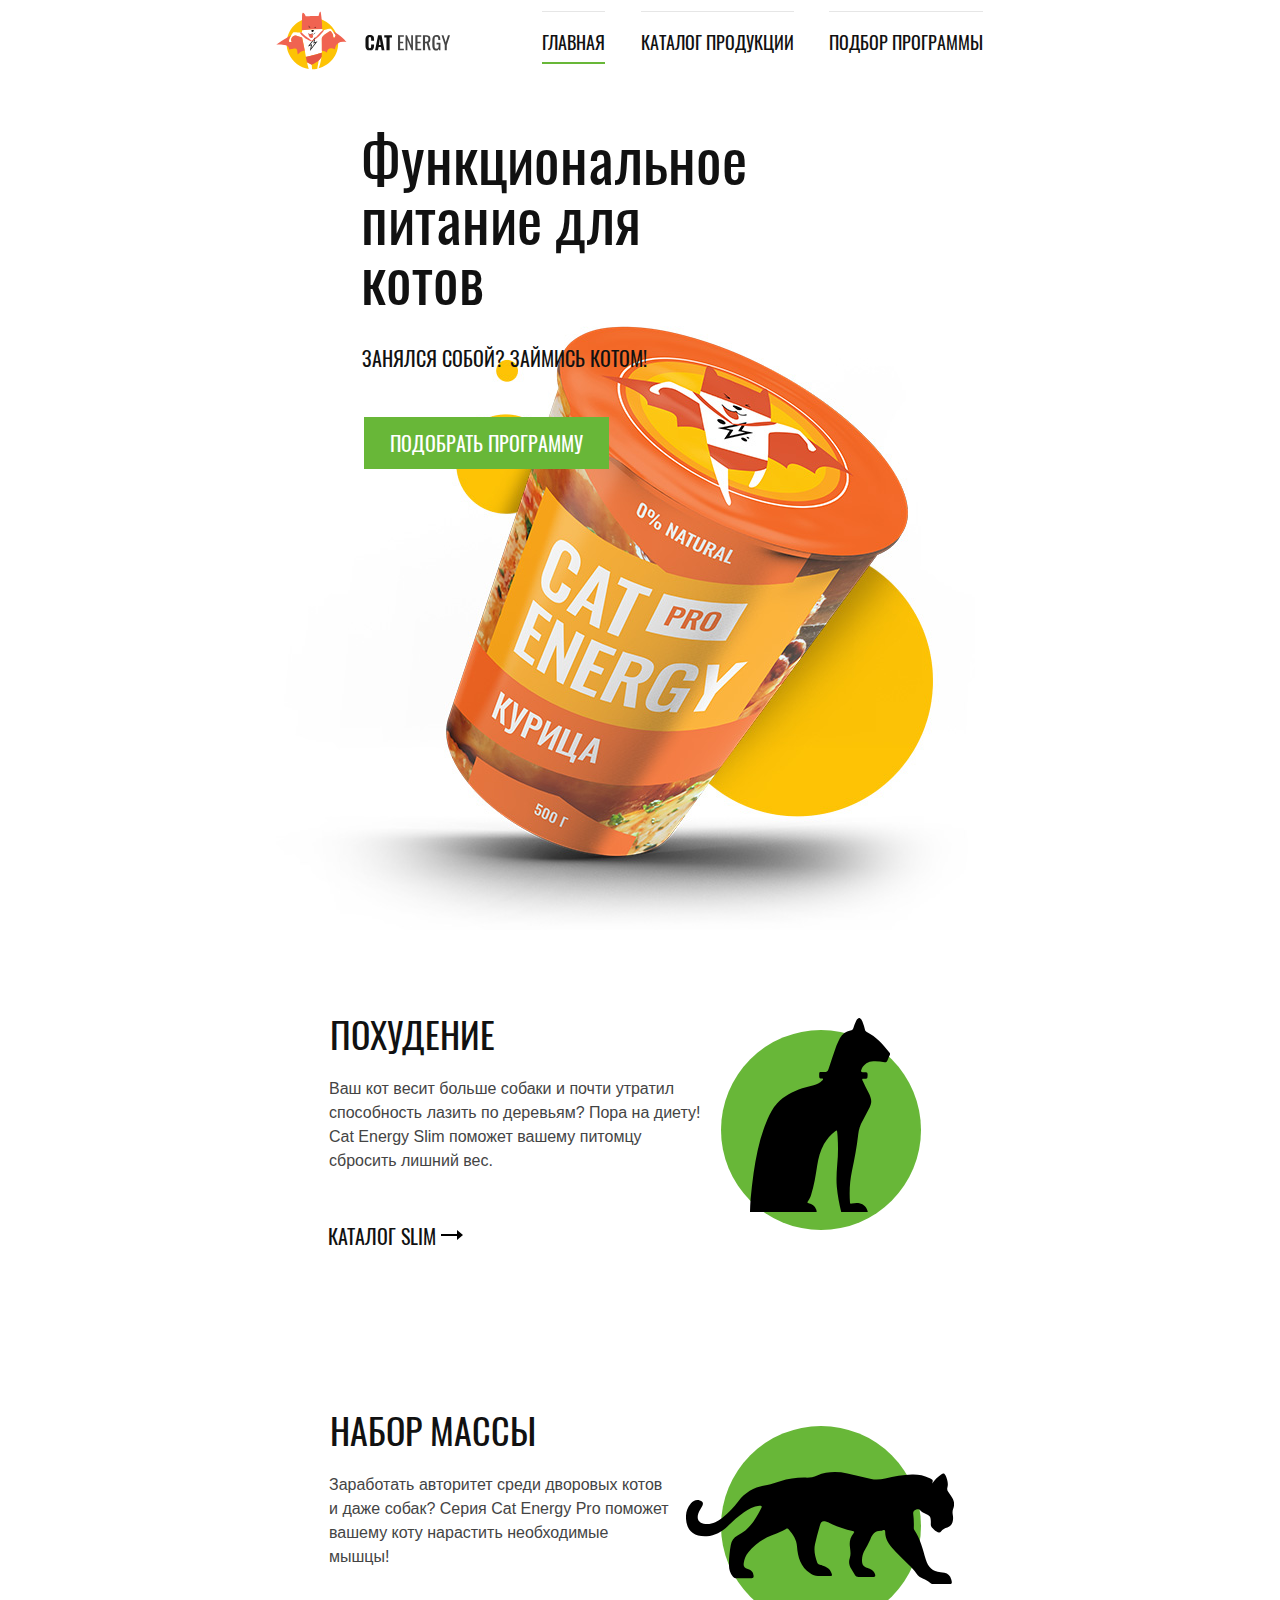
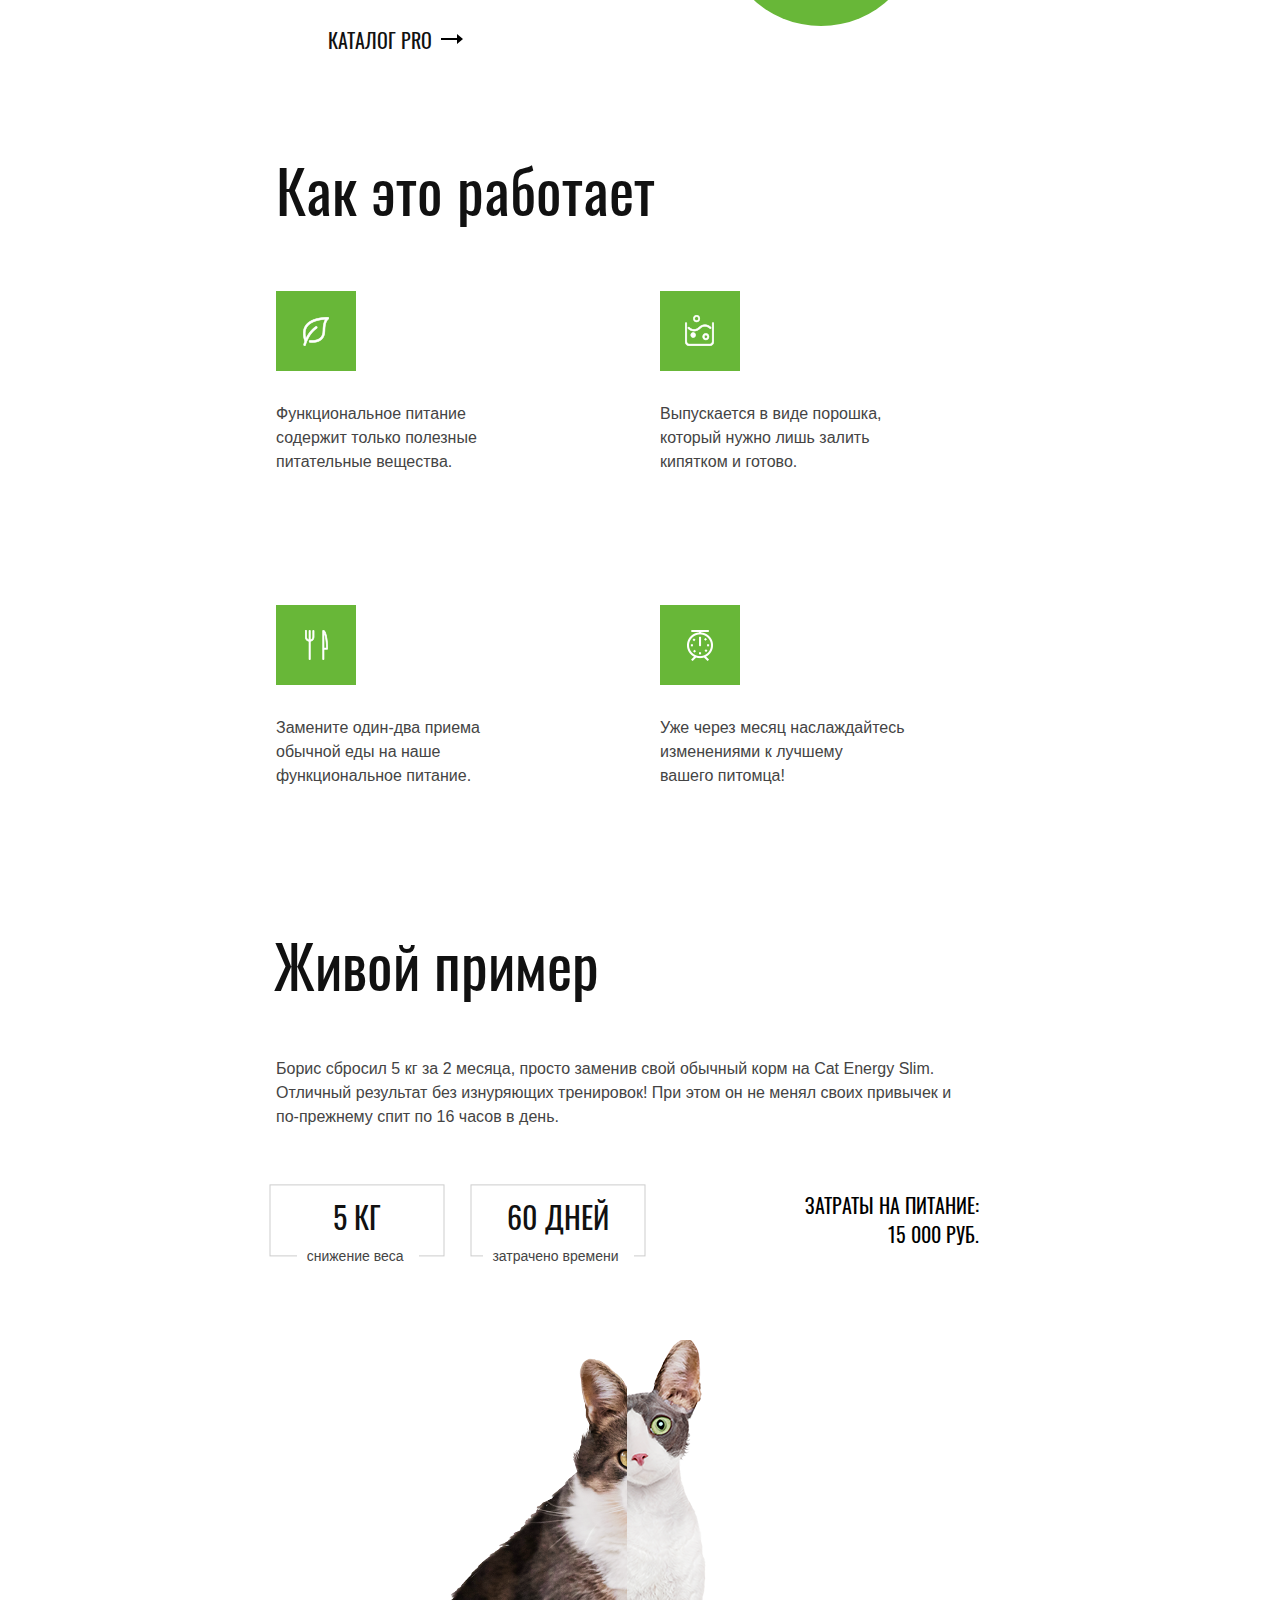
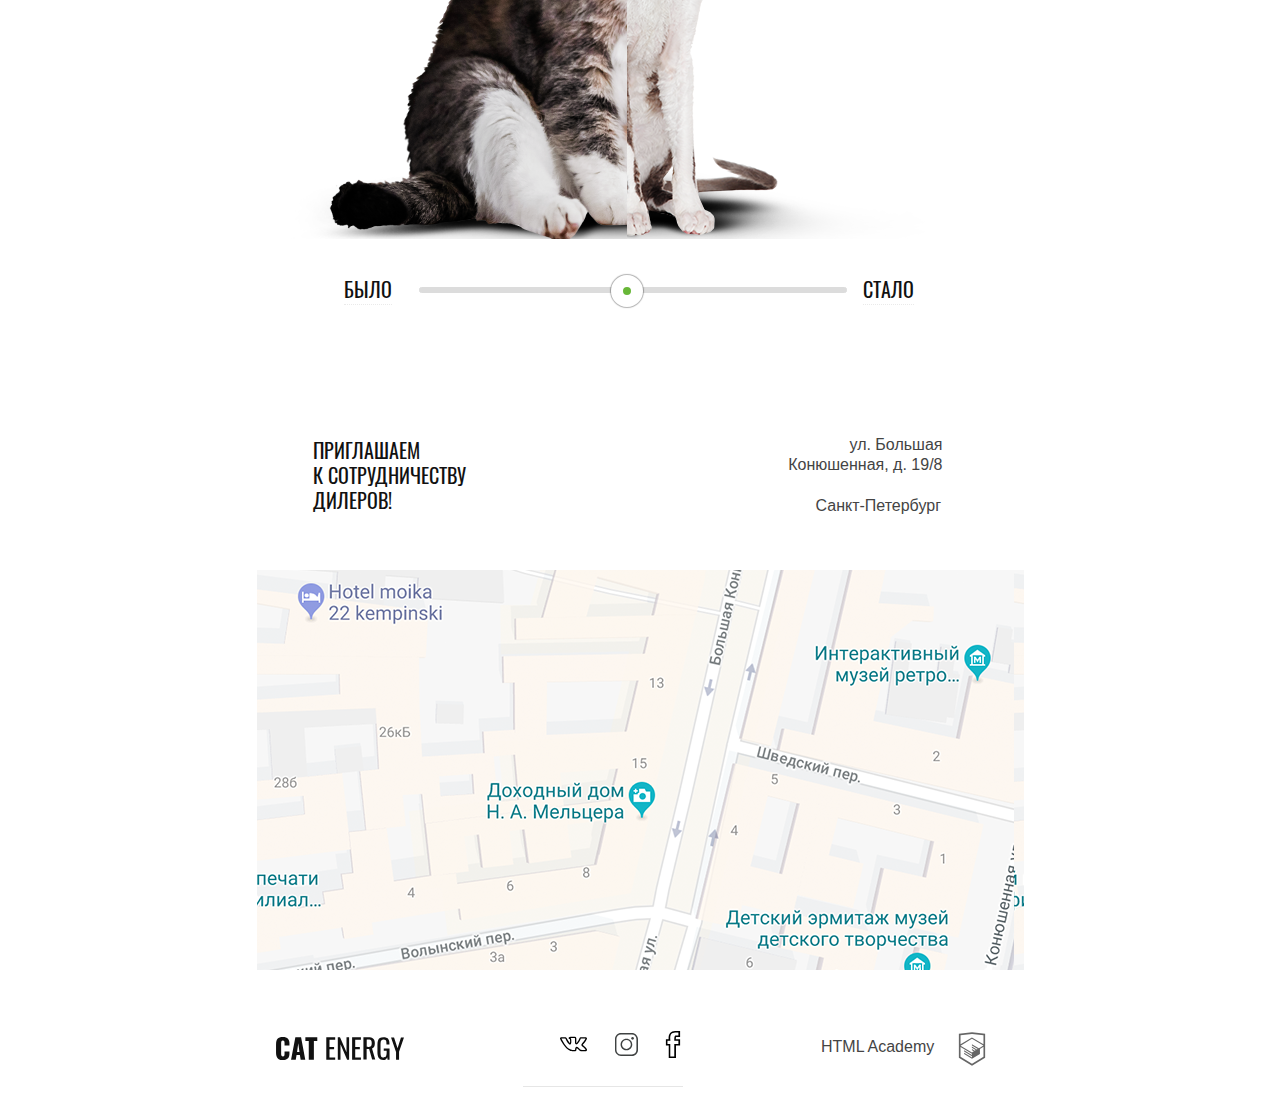
<file: index.html>
<!DOCTYPE html>
<html lang="ru">
  <head>
    <meta charset="utf-8">
    <title>HTML Academy: Кэт энерджи</title>
    <link rel="stylesheet" href="css/style.min.css">
    <link rel="preload" href="/fonts/oswaldmedium.woff2" as="font">
    <link rel="preload" href="/fonts/oswaldregular.woff2" as="font">
    <meta name="viewport" content="width=device-width, initial-scale=1">
    <script src="js/picturefill.min.js"></script>
  </head>
  <body>
    <div style="display: none">
    <svg xmlns="http://www.w3.org/2000/svg" xmlns:xlink="http://www.w3.org/1999/xlink"><symbol id="icon-cat-pro-tablet" viewbox="0 0 134 56">
  <g>
    <path d="M123.1,5.8c1.2-1.9,2.7-3.4,4.5-4.6c1-0.7,1.6-0.7,2.2,0.6c0.8,1.9,1.5,3.9,0.9,6c-0.2,0.8-0.1,1.4,0.4,2.1
    c0.6,0.8,1.1,1.6,1.6,2.3c1.3,1.9,1.8,3.9,0.9,6.2c-0.4,1-0.4,2-0.2,3.1c0.2,1,0.2,2,0,3c-0.3,1.6-1.1,2.7-2.7,3.2
    c-1.3,0.3-2.4,0.9-3.2,2c-0.2,0.3-0.5,0.5-0.9,0.5c-1.2,0.2-4.2-2.5-4.2-3.7c0-0.2,0-0.4,0-0.6c0.1-3.6-0.1-3.9-3.4-5.4
    c-0.7-0.3-1.3-0.6-1.8-1.2c-0.6-0.8-1.4-0.7-2.3-0.4c-0.8,0.4-1.4,0.9-1.3,1.9c0.3,2.4,0.4,4.8,0.3,7.3c0,0.3,0.1,0.6,0.2,0.8
    c3.1,4.5,4.3,9.8,5.8,14.9c1.2,3.9,3.4,6,7.4,6.3c0.6,0,1.3,0.2,1.9,0.3c1.8,0.3,2.9,1.5,3.4,3.2c0.7,2.1,0.3,2.6-1.8,2.6
    c-2.2,0-4.3,0-6.5,0c-0.9,0-1.6-0.2-2.3-0.8c-1-1-2.2-1.4-3.4-2c-1.3-0.6-2.6-1.3-3.4-2.6c-1.1-1.7-2.6-3.1-4-4.5
    c-2.8-2.9-5.8-5.7-8.4-8.7c-1.9-2.2-3.2-4.6-3.2-7.6c0-0.9-0.2-1.3-1.2-0.9c-0.3,0.2-0.7,0.3-1,0.3c-2.8,0-4.2,1.7-5.2,4.2
    c-0.9,2.1-2.1,4.1-3.2,6.2C88.5,40.9,88,42.4,88,44c0,2.4,0.6,3.2,2.8,4c1.4,0.5,2.7,1,3.4,2.4c0.8,1.6,0.6,2-1.1,2.1
    c-2.3,0-4.5,0-6.8,0c-0.9,0-1.5-0.3-1.9-1.1c-0.6-1-1.2-2-1.8-3c-1-1.7-1.4-3.4-0.7-5.4c0.6-1.7,0.3-3.6,0.1-5.3
    c-0.4-2.6,0-4.9,1.7-7c0.6-0.7,0.6-1-0.4-1.2c-4.1-0.8-8-2.3-11.8-4.1c0,0-0.1,0-0.1-0.1c-3.2-1.2-3.8-1-4.7,2.3
    c-0.8,2.8-1.6,5.6-2.2,8.5c-0.7,3.2,0.1,6.2,1.1,9.2c0.4,1.2,1.6,1.1,2.5,1.4c2,0.6,3.7,1.4,4.5,3.5c0.7,1.6,0.6,1.8-1.1,1.8
    c-1.7,0-3.4-0.1-5.2,0c-1.6,0.1-2.8-0.5-4.2-1.4c-4.8-3.2-6.2-8.1-6.6-13.4c-0.2-3.3-2-5.9-4.1-8.4c-0.4-0.5-0.8-0.7-1.4-0.3
    c-2.1,1.3-4.5,2.1-6.7,3c-4.8,1.8-9,4.6-12.2,8.8c-1.2,1.5-1.9,3.2-2.2,5.1c-0.3,1.8,0.2,2.6,2,3.1c1.9,0.6,2.7,1.5,2.9,3.4
    c0.1,0.8-0.2,1.2-1,1.2c-2.7,0-5.4,0-8.1,0c-0.6,0-1-0.4-1.3-0.8c-1.3-1.6-1.9-3.5-1.9-5.5c-0.1-3.5,0.3-6.9,0.9-10.3
    c0.4-2.1,1.4-3.8,3.4-4.8c5.9-2.8,9-8.1,11.8-13.6c0.6-1.1,0.1-1.3-0.9-1.2c-2.9,0.3-5.4,1.6-7.7,3.2c-3,2.1-5.7,4.6-8.3,7.1
    c-2.9,2.7-6.2,4.6-10.3,4.9C3.1,32.5-0.3,28.4,0,21.8c0.1-2.3,0.9-4.4,2.4-6.1c1.2-1.3,2.6-2,4.5-1.5c1.5,0.4,1.9,1.2,1.3,2.7
    c-0.3,0.6-0.7,1.1-1,1.7c-0.4,0.6-0.8,1.3-1,2c-1.1,3,0.4,5.1,3.5,5.4c3.3,0.3,6-1.1,8.5-3.1c3-2.4,5.7-5.2,8-8.3
    c3.7-4.8,8.5-7.3,14.4-8.1c2.3-0.3,4.3-1.3,6.5-1.9c4.1-1.2,8.3-1.9,12.7-1.8c2,0.1,3.9-0.3,5.8-1.1c4.9-2,10-2,15.1-1
    c4,0.8,8,1.8,11.9,2.8c2.2,0.5,4.7,0.3,7-0.2c4.4-1,8.9-1.9,13.4-2c3-0.1,5.9,0.4,8.6,1.7C123.6,3.9,123.6,3.9,123.1,5.8z"></path>
  </g>
</symbol><symbol id="icon-cat-pro" viewbox="0 0 134 56">
  <g>
    <path d="M123.1,5.8c1.2-1.9,2.7-3.4,4.5-4.6c1-0.7,1.6-0.7,2.2,0.6c0.8,1.9,1.5,3.9,0.9,6c-0.2,0.8-0.1,1.4,0.4,2.1
    c0.6,0.8,1.1,1.6,1.6,2.3c1.3,1.9,1.8,3.9,0.9,6.2c-0.4,1-0.4,2-0.2,3.1c0.2,1,0.2,2,0,3c-0.3,1.6-1.1,2.7-2.7,3.2
    c-1.3,0.3-2.4,0.9-3.2,2c-0.2,0.3-0.5,0.5-0.9,0.5c-1.2,0.2-4.2-2.5-4.2-3.7c0-0.2,0-0.4,0-0.6c0.1-3.6-0.1-3.9-3.4-5.4
    c-0.7-0.3-1.3-0.6-1.8-1.2c-0.6-0.8-1.4-0.7-2.3-0.4c-0.8,0.4-1.4,0.9-1.3,1.9c0.3,2.4,0.4,4.8,0.3,7.3c0,0.3,0.1,0.6,0.2,0.8
    c3.1,4.5,4.3,9.8,5.8,14.9c1.2,3.9,3.4,6,7.4,6.3c0.6,0,1.3,0.2,1.9,0.3c1.8,0.3,2.9,1.5,3.4,3.2c0.7,2.1,0.3,2.6-1.8,2.6
    c-2.2,0-4.3,0-6.5,0c-0.9,0-1.6-0.2-2.3-0.8c-1-1-2.2-1.4-3.4-2c-1.3-0.6-2.6-1.3-3.4-2.6c-1.1-1.7-2.6-3.1-4-4.5
    c-2.8-2.9-5.8-5.7-8.4-8.7c-1.9-2.2-3.2-4.6-3.2-7.6c0-0.9-0.2-1.3-1.2-0.9c-0.3,0.2-0.7,0.3-1,0.3c-2.8,0-4.2,1.7-5.2,4.2
    c-0.9,2.1-2.1,4.1-3.2,6.2C88.5,40.9,88,42.4,88,44c0,2.4,0.6,3.2,2.8,4c1.4,0.5,2.7,1,3.4,2.4c0.8,1.6,0.6,2-1.1,2.1
    c-2.3,0-4.5,0-6.8,0c-0.9,0-1.5-0.3-1.9-1.1c-0.6-1-1.2-2-1.8-3c-1-1.7-1.4-3.4-0.7-5.4c0.6-1.7,0.3-3.6,0.1-5.3
    c-0.4-2.6,0-4.9,1.7-7c0.6-0.7,0.6-1-0.4-1.2c-4.1-0.8-8-2.3-11.8-4.1c0,0-0.1,0-0.1-0.1c-3.2-1.2-3.8-1-4.7,2.3
    c-0.8,2.8-1.6,5.6-2.2,8.5c-0.7,3.2,0.1,6.2,1.1,9.2c0.4,1.2,1.6,1.1,2.5,1.4c2,0.6,3.7,1.4,4.5,3.5c0.7,1.6,0.6,1.8-1.1,1.8
    c-1.7,0-3.4-0.1-5.2,0c-1.6,0.1-2.8-0.5-4.2-1.4c-4.8-3.2-6.2-8.1-6.6-13.4c-0.2-3.3-2-5.9-4.1-8.4c-0.4-0.5-0.8-0.7-1.4-0.3
    c-2.1,1.3-4.5,2.1-6.7,3c-4.8,1.8-9,4.6-12.2,8.8c-1.2,1.5-1.9,3.2-2.2,5.1c-0.3,1.8,0.2,2.6,2,3.1c1.9,0.6,2.7,1.5,2.9,3.4
    c0.1,0.8-0.2,1.2-1,1.2c-2.7,0-5.4,0-8.1,0c-0.6,0-1-0.4-1.3-0.8c-1.3-1.6-1.9-3.5-1.9-5.5c-0.1-3.5,0.3-6.9,0.9-10.3
    c0.4-2.1,1.4-3.8,3.4-4.8c5.9-2.8,9-8.1,11.8-13.6c0.6-1.1,0.1-1.3-0.9-1.2c-2.9,0.3-5.4,1.6-7.7,3.2c-3,2.1-5.7,4.6-8.3,7.1
    c-2.9,2.7-6.2,4.6-10.3,4.9C3.1,32.5-0.3,28.4,0,21.8c0.1-2.3,0.9-4.4,2.4-6.1c1.2-1.3,2.6-2,4.5-1.5c1.5,0.4,1.9,1.2,1.3,2.7
    c-0.3,0.6-0.7,1.1-1,1.7c-0.4,0.6-0.8,1.3-1,2c-1.1,3,0.4,5.1,3.5,5.4c3.3,0.3,6-1.1,8.5-3.1c3-2.4,5.7-5.2,8-8.3
    c3.7-4.8,8.5-7.3,14.4-8.1c2.3-0.3,4.3-1.3,6.5-1.9c4.1-1.2,8.3-1.9,12.7-1.8c2,0.1,3.9-0.3,5.8-1.1c4.9-2,10-2,15.1-1
    c4,0.8,8,1.8,11.9,2.8c2.2,0.5,4.7,0.3,7-0.2c4.4-1,8.9-1.9,13.4-2c3-0.1,5.9,0.4,8.6,1.7C123.6,3.9,123.6,3.9,123.1,5.8z"></path>
  </g>
</symbol><symbol id="icon-cat-slim-tablet" viewbox="0 0 70 97">
  <g>
    <path d="M54.8,0c-0.1,0-0.3,0-0.4,0c-0.7,0.4-1.1,0.9-1.4,1.6c-0.6,1.1-1,2.3-1.3,3.4c-0.2,0.8-0.7,1.2-1.5,1.3
    c-2.3,0.4-4,1.7-5.2,3.7c-0.7,1.3-1.3,2.6-1.8,3.9c-1.4,3.7-2.5,7.5-3.8,11.2C38.7,27,38.6,27,36.7,27c-2.3,0-2.1-0.4-2.1,2.1
    c0,0.8,0.2,1.2,1.1,1.2c0.3,0,0.7-0.1,0.8,0.2c0.1,0.3-0.2,0.5-0.4,0.7c-1.2,1.3-2.7,2-4.3,2.4c-1.9,0.5-3.8,0.9-5.7,1.5
    c-4.7,1.6-9.1,3.8-12.6,7.6c-2.1,2.3-3.5,5-4.7,7.8C5,59.2,3.2,68.3,1.8,77.5c-0.6,4.3-1.1,8.6-1.5,13C0.2,92.7,0,94.8,0,97
    c11.1,0,22.2,0,33.3,0c0.1-0.5-0.1-0.9-0.2-1.3c-0.7-1.8-2.1-2.7-3.8-3.1c-0.7-0.2-0.8-0.4-0.4-0.9c0.7-0.9,1.2-2,1.6-3.1
    c1.6-4.8,2.3-9.8,3.1-14.8C34.2,70,35.1,66.4,37,63c1.5-2.5,3.3-4.6,5.6-6.4c0.8-0.6,0.9-0.6,1,0.4c0.1,0.7,0.1,1.4,0.2,2.2
    c0.3,4.7,0.3,9.5-0.2,14.2c-0.3,3.7-0.5,7.4-0.2,11c0.4,4.3,1.2,8.4,2.2,12.6c4.4,0,8.9,0,13.3,0c-0.3-2.2-2.1-4-4.2-4.4
    c-1.3-0.2-2.5-0.1-3.8,0.2c-0.6,0.1-0.8,0-0.9-0.6c-0.4-5.3-0.1-10.6,1-15.8c1.3-6,2.4-12.1,3.1-18.2c0.3-2.5,1-4.8,2.3-7
    c1.2-2.1,2.2-4.3,3.4-6.5c0.9-1.7,1.1-3.4,0.4-5.2c-0.3-0.7-0.5-1.4-0.9-2.1c-1-2-2-3.9-2.9-5.9c-0.5-1-0.4-1.1,0.7-1.1
    c1.6,0,1.6,0,1.7-1.6c0-0.2,0-0.4,0-0.7c0-0.7-0.3-1.1-1-1c-0.5,0-1,0-1.5,0c-0.7,0-0.9-0.3-0.7-1c0.6-2.3,2.8-4.1,5.1-4.4
    c2.2-0.3,4.4,0,6.6,0.4c0.6,0.1,1,0,1.3-0.6c0.4-1,0.8-2,1.3-3c0.2-0.4,0.2-0.8-0.1-1.1C66.6,13.2,63.1,9.4,58.4,7
    c-0.5-0.3-0.8-0.6-0.9-1.1c-0.3-1.4-0.7-2.8-1.3-4.2C55.9,1,55.6,0.4,54.8,0z"></path>
  </g>
</symbol><symbol id="icon-cat-slim" viewbox="0 0 70 97">
  <g>
    <path d="M54.8,0c-0.1,0-0.3,0-0.4,0c-0.7,0.4-1.1,0.9-1.4,1.6c-0.6,1.1-1,2.3-1.3,3.4c-0.2,0.8-0.7,1.2-1.5,1.3
    c-2.3,0.4-4,1.7-5.2,3.7c-0.7,1.3-1.3,2.6-1.8,3.9c-1.4,3.7-2.5,7.5-3.8,11.2C38.7,27,38.6,27,36.7,27c-2.3,0-2.1-0.4-2.1,2.1
    c0,0.8,0.2,1.2,1.1,1.2c0.3,0,0.7-0.1,0.8,0.2c0.1,0.3-0.2,0.5-0.4,0.7c-1.2,1.3-2.7,2-4.3,2.4c-1.9,0.5-3.8,0.9-5.7,1.5
    c-4.7,1.6-9.1,3.8-12.6,7.6c-2.1,2.3-3.5,5-4.7,7.8C5,59.2,3.2,68.3,1.8,77.5c-0.6,4.3-1.1,8.6-1.5,13C0.2,92.7,0,94.8,0,97
    c11.1,0,22.2,0,33.3,0c0.1-0.5-0.1-0.9-0.2-1.3c-0.7-1.8-2.1-2.7-3.8-3.1c-0.7-0.2-0.8-0.4-0.4-0.9c0.7-0.9,1.2-2,1.6-3.1
    c1.6-4.8,2.3-9.8,3.1-14.8C34.2,70,35.1,66.4,37,63c1.5-2.5,3.3-4.6,5.6-6.4c0.8-0.6,0.9-0.6,1,0.4c0.1,0.7,0.1,1.4,0.2,2.2
    c0.3,4.7,0.3,9.5-0.2,14.2c-0.3,3.7-0.5,7.4-0.2,11c0.4,4.3,1.2,8.4,2.2,12.6c4.4,0,8.9,0,13.3,0c-0.3-2.2-2.1-4-4.2-4.4
    c-1.3-0.2-2.5-0.1-3.8,0.2c-0.6,0.1-0.8,0-0.9-0.6c-0.4-5.3-0.1-10.6,1-15.8c1.3-6,2.4-12.1,3.1-18.2c0.3-2.5,1-4.8,2.3-7
    c1.2-2.1,2.2-4.3,3.4-6.5c0.9-1.7,1.1-3.4,0.4-5.2c-0.3-0.7-0.5-1.4-0.9-2.1c-1-2-2-3.9-2.9-5.9c-0.5-1-0.4-1.1,0.7-1.1
    c1.6,0,1.6,0,1.7-1.6c0-0.2,0-0.4,0-0.7c0-0.7-0.3-1.1-1-1c-0.5,0-1,0-1.5,0c-0.7,0-0.9-0.3-0.7-1c0.6-2.3,2.8-4.1,5.1-4.4
    c2.2-0.3,4.4,0,6.6,0.4c0.6,0.1,1,0,1.3-0.6c0.4-1,0.8-2,1.3-3c0.2-0.4,0.2-0.8-0.1-1.1C66.6,13.2,63.1,9.4,58.4,7
    c-0.5-0.3-0.8-0.6-0.9-1.1c-0.3-1.4-0.7-2.8-1.3-4.2C55.9,1,55.6,0.4,54.8,0z"></path>
  </g>
</symbol><symbol id="icon-close" viewbox="0 0 18 18">
  <polygon points="18,1.3 16.7,0 9,7.7 1.3,0 0,1.3 7.7,9 0,16.7 1.3,18 9,10.3 16.7,18 18,16.7 10.3,9 "></polygon>
</symbol><symbol id="icon-fb" viewbox="0 0 10 19">
<path d="M7.1,19H2v-8.8H0V5.8h1.9C1.8,3.8,2.1,2.4,3,1.4C3.8,0.5,5,0.1,6.5,0H10v4.2H7.2C7.1,4.4,7,5,7,5.8h3v4.4H7.1V19z M3.1,18
h2.8V9.1h2.9V6.8H5.9V6.3c0-1.4,0-2.6,0.7-3.1l0.1-0.1h2.1V1H6.5c-1.2,0.1-2,0.4-2.6,1c-0.8,0.8-1,2.3-0.8,4.2l0.1,0.6H1.1v2.3h2V18
z"></path>
</symbol><symbol id="icon-gift" viewbox="0 0 55.5 60">
  <path d="M52.3,12.2h-7c0.5-0.7,0.8-1.4,1.1-2.2c0.6-2,0.4-4.1-0.6-5.9c-1-1.8-2.6-3.1-4.6-3.7c-2-0.6-4.1-0.4-5.9,0.6
  c-3.6,2-6.2,6.1-7.6,9c-1.4-2.9-4-7.1-7.6-9c-3.8-2-8.5-0.6-10.5,3.1c-1.4,2.7-1.2,5.8,0.5,8.1h-7c-1.7,0-3.1,1.4-3.1,3.1v9.4
  c0,1.7,1.4,3.1,3.1,3.1H4v26.1c0,3.3,2.7,6,6,6h35.5c3.3,0,6-2.7,6-6V27.8h0.8c1.7,0,3.1-1.4,3.1-3.1v-9.4
  C55.5,13.6,54.1,12.2,52.3,12.2z M36.5,3c1.3-0.7,2.7-0.8,4.1-0.4C41.9,3,43,3.9,43.7,5.2c0.7,1.3,0.8,2.7,0.4,4.1
  c-0.4,1.2-1.1,2.2-2.2,2.9H29.4C30.5,9.6,33,5,36.5,3z M11.7,5.2C13.2,2.6,16.4,1.6,19,3c3.5,1.9,6,6.6,7.1,9.1H13.5
  C11.2,10.7,10.4,7.6,11.7,5.2z M26.5,27.8v13.7H6.4V27.8H26.5z M6.4,53.9v-10h20.2v13.7H10C8,57.6,6.4,55.9,6.4,53.9z M45.5,57.6
  H28.9V43.9h20.2v10C49.1,55.9,47.5,57.6,45.5,57.6z M49.1,41.5H28.9V27.8h20.2V41.5z M53.1,24.7c0,0.4-0.3,0.7-0.7,0.7h-2
  c0,0,0,0,0,0s0,0,0,0H27.7c0,0,0,0,0,0s0,0,0,0H5.2c0,0,0,0,0,0s0,0,0,0h-2c-0.4,0-0.7-0.3-0.7-0.7v-9.4c0-0.4,0.3-0.7,0.7-0.7h49.2
  c0.4,0,0.7,0.3,0.7,0.7V24.7z"></path>
</symbol><symbol id="icon-insta" viewbox="0 0 16.1 16">
<style type="text/css">
.st0{fill:#231F20;}
</style>
<path class="st0" d="M11.8,1C13.6,1,15,2.4,15,4.2v7.7c0,1.7-1.4,3.1-3.1,3.1H4.2C2.4,15,1,13.6,1,11.8V4.2C1,2.4,2.4,1,4.2,1H11.8
M11.8,0H4.2C1.9,0,0,1.9,0,4.2v7.7C0,14.1,1.9,16,4.2,16h7.7c2.3,0,4.2-1.9,4.2-4.2V4.2C16,1.9,14.1,0,11.8,0z"></path>
<path class="st0" d="M8,4.9c1.7,0,3.1,1.4,3.1,3.1S9.7,11.1,8,11.1S4.9,9.7,4.9,8S6.3,4.9,8,4.9 M8,3.9C5.7,3.9,3.9,5.7,3.9,8
s1.8,4.1,4.1,4.1s4.1-1.8,4.1-4.1S10.3,3.9,8,3.9z"></path>
<circle class="st0" cx="12.3" cy="3.7" r="0.9"></circle>
</symbol><symbol id="icon-mail" viewbox="0 0 17 13">
  <path d="M15.6,11.6H1.4V5.8H0V13h17V5.8h-1.4V11.6z M0,0v2.3l8.5,7.1L17,2.3V0H0z M15.6,1.6L8.5,7.5L1.4,1.6V1.4h14.2L15.6,1.6z"></path>
</symbol><symbol id="icon-mobile-menu" viewbox="0 0 24 18">
  <rect y="16" width="24" height="2"></rect>
  <rect y="8" width="24" height="2"></rect>
  <rect width="24" height="2"></rect>
</symbol><symbol id="icon-phone" viewbox="0 0 20 20">
  <path d="M17.9,9.4H9.4v1.2h8.5l-2.1,2.1l0.9,0.9l3.1-3.1c0.2-0.2,0.2-0.6,0-0.9l-3.1-3.1l-0.9,0.9L17.9,9.4z"></path>
  <path d="M8.1,19.4v-6.2c0-0.3-0.3-0.6-0.6-0.6H4.4l0,0H3.1l0,0c0,0.7,0.6,1.2,1.2,1.2h2.5v5H3.1c-1,0.1-1.8-0.7-1.9-1.7
  c0-0.1,0-0.1,0-0.2V3.1c0-1,0.8-1.8,1.7-1.8c0.1,0,0.1,0,0.2,0h3.7v5H4.4c-0.7,0-1.2,0.6-1.2,1.2h4.4c0.3,0,0.6-0.3,0.6-0.6V0.6
  C8.1,0.3,7.8,0,7.5,0H3.1C1.5-0.1,0.1,1.2,0,2.9C0,3,0,3.1,0,3.1v13.7c-0.1,1.7,1.2,3.1,2.9,3.1c0.1,0,0.2,0,0.2,0h4.4
  C7.8,20,8.1,19.7,8.1,19.4z"></path>
</symbol><symbol id="icon-plus-mobile" viewbox="0 0 30 30">
  <style type="text/css">
    .st0 {
      fill: #231F20;
    }
  </style>
  <polygon class="st0" points="30,14 16,14 16,0 14,0 14,14 0,14 0,16 14,16 14,30 16,30 16,16 30,16 "></polygon>
</symbol><symbol id="icon-plus" viewbox="0 0 60 60">
  <style type="text/css">
    .st0 {
      fill: #231F20;
    }
  </style>
  <polygon class="st0" points="60,29.5 30.5,29.5 30.5,0 29.5,0 29.5,29.5 0,29.5 0,30.5 29.5,30.5 29.5,60 30.5,60 30.5,30.5
  60,30.5 "></polygon>
</symbol><symbol id="icon-right-arrow-long" viewbox="0 0 24.2 11">
  <style type="text/css">
  </style>
  <polygon class="st0" points="17.6,0 24.2,5.5 17.6,11 17.6,6.6 0,6.6 0,4.4 17.6,4.4 "></polygon>
</symbol><symbol id="icon-right-arrow-verylong" viewbox="0 0 32 11">
  <style type="text/css">
    .st0 {
      fill: #3F4242;
    }
  </style>
  <polygon class="st0" points="25.4,0 32,5.5 25.4,11 25.4,6.6 0,6.6 0,4.4 25.4,4.4 "></polygon>
</symbol><symbol id="icon-tick" viewbox="0 0 21.1 15.5">
  <polygon fill="#68b738" points="20.1,0 7.7,13.3 1,6.1 0,7.2 7.6,15.4 7.7,15.5 21,1.2 21.1,1.1 "></polygon>
</symbol><symbol id="icon-vk" viewbox="0 0 22 12">
<path d="M17.6,12c-0.3,0-0.9-0.1-1.5-0.5c-0.5-0.3-0.9-0.7-1.3-1.2c-0.3-0.3-0.9-0.9-1.1-0.9c-0.2,0.1-0.4,0.7-0.3,1.2
c0,0.1,0,0.6-0.3,0.9c-0.3,0.3-0.8,0.4-0.9,0.4h-1.4c-0.7,0-3.2-0.2-5.4-2.3C2.5,7.1,0.2,2.2,0.1,2C0,1.6-0.1,1.2,0.2,0.9
s0.8-0.4,1-0.4h3.1c0.1,0,0.4,0.1,0.7,0.3C5.3,1,5.4,1.3,5.5,1.4c0.7,1.5,1.5,2.8,2.6,4C8.2,5,8.3,4,8.2,3.1c0-0.4-0.1-0.8-0.2-1
C7.9,2,7.7,1.9,7.5,1.9L6.9,1.4c0-0.5,0.5-0.9,0.9-1.1C8.3,0.1,9.1,0,10.1,0h0.5c0.9,0,1.2,0.1,1.6,0.1c1.2,0.3,1.2,1.3,1.1,2.5v1.6
c0,0.3,0,0.8,0.1,1c0.2-0.1,0.6-0.5,1.5-1.9c0.6-0.9,1-1.9,1.1-2.1c0.1-0.3,0.4-0.7,1.2-0.7h3.4c0.7,0,1.2,0.2,1.3,0.7
c0.2,0.5,0.1,1.3-1.7,3.5c-0.3,0.3-0.5,0.6-0.7,0.9c-0.5,0.4-0.9,1-0.9,1.1s0.5,0.5,0.9,0.9c1.1,0.9,1.9,1.7,2.2,2.3
c0.4,0.6,0.3,1,0.2,1.3c-0.3,0.7-1.2,0.7-1.4,0.8h-2.8C17.7,12,17.6,12,17.6,12z M13.7,8.3c0.7,0,1.2,0.6,1.8,1.2
c0.4,0.4,0.7,0.8,1.1,1c0.5,0.3,1,0.3,1,0.3h2.9c0.1,0,0.3-0.1,0.4-0.1c0,0,0-0.1-0.1-0.1c-0.3-0.5-1-1.3-2-2.1
c-0.9-0.7-1.3-1.1-1.4-1.7c0-0.6,0.4-1.1,1.2-2.1c0.2-0.2,0.4-0.5,0.7-0.8c1.1-1.4,1.4-2,1.5-2.3h-3.9c0,0.4-0.5,1.5-1.1,2.4
c-1.4,2.1-2,2.4-2.5,2.4c-0.1,0-0.3,0-0.4-0.1c-0.7-0.4-0.7-1.4-0.7-2.1V3.9V2.6c0.1-1.3,0-1.3-0.3-1.4c-0.3-0.1-0.5-0.1-1.4-0.1H10
c-0.5,0-1,0-1.4,0.1l0.2,0.2c0.4,0.5,0.4,1.5,0.4,1.7c0.1,1.3,0,2.9-0.7,3.3c-0.1,0-0.2,0.1-0.4,0.1C7.5,6.5,6.8,5.8,5.6,4
C5,2.9,4.5,1.8,4.5,1.8s0-0.1-0.1-0.1S4.2,1.6,4.2,1.6H1.3H1.2c0.4,0.9,2.5,5,4.8,7.2c2,1.9,4.3,2,4.7,2h1.4c0,0,0.2,0,0.2-0.1v-0.1
c0-0.2,0-2,1.2-2.3C13.5,8.3,13.7,8.3,13.7,8.3z"></path>
</symbol></svg>
    </div>
    <div class="index-background">
    <header class="page-header">
      <div class="page-header__wrapper">
      <div class="page-header__logo">
      <a href="#" class="page-header__link">
        <picture>
          <source media="(min-width: 1300px)" srcset="img/logo-desktop.svg">
          <source media="(min-width: 768px)" srcset="img/logo-tablet.svg">
          <img class="page-header__img" src="img/logo-mobile.svg" alt="Логотип Кэт Энерджи">
            </picture>
      </a>
    </div>
      <nav class="main-nav main-nav--closed main-nav--nojs">
        <button class="main-nav__toggle" type="button">
          <span class="visually-hidden">Открыть меню</span>
        </button>
      <div class="main-nav__wrapper">
        <ul class="main-nav__list site-list">
          <li class="site-list__item">
            <a class="site-list__link site-list__link--active" href="#">Главная</a>
          </li>
          <li class="site-list__item">
            <a class="site-list__link" href="catalog.html">Каталог продукции</a>
          </li>
          <li class="site-list__item">
            <a class="site-list__link" href="form.html">Подбор программы</a>
          </li>
        </ul>
      </div>
      </nav>
    </div>
    </header>

    <main class="page-main">
      <h1 class="visually-hidden">Магазин питания для котов "Кэт энерджи"- подбор продукции для вашего кота</h1>
    <section class="meal">
      <div class="wrapper">
      <div class="meal__background">
      <h2 class="meal__header">Функциональное питание для котов</h2>
      <p class="meal__slogan">Занялся собой? Займись котом!</p>
      <a href="form.html" class="meal__pick">Подобрать программу</a>
      </div>
      <div class="meal-choose meal__programm">
        <ul class="meal__programm programm">
          <li class="programm__item ">
            <div class="programm__background"></div>
            <h3 class="programm__tittle programm__tittle--diet">Похудение</h3>
            <p class="programm__description programm__description--diet">Ваш кот весит больше собаки и почти утратил способность лазить по деревьям? Пора на диету! Cat Energy Slim поможет вашему питомцу сбросить лишний вес.</p>
            <a class="programm__catalog" href="#">Каталог Slim</a>
          </li>
          <li class="programm__item">
            <div class="programm__background"></div>
            <h3 class="programm__tittle programm__tittle--weight">Набор массы</h3>
            <p class="programm__description programm__description--weight">Заработать авторитет среди  дворовых котов и даже собак? Серия Cat Energy Pro поможет  вашему коту нарастить необходимые мышцы!</p>
            <a class="programm__catalog" href="#">Каталог Pro</a>
          </li>
        </ul>
      </div>
      </div>
    </section>

    <section class="describing">
      <div class="wrapper">
      <h2 class="describing__head">Как это работает</h2>
      <div class="describing__wrapper">
        <ul class="describing__list">
          <li class="describing__item describing__item--use">
            <p class="describing__text">Функциональное питание содержит только полезные питательные вещества.</p></li>
          <li class="describing__item describing__item--form">
            <p class="describing__text">Выпускается в виде порошка, который нужно лишь залить кипятком и готово.</p></li>
          <li class="describing__item describing__item--food">
            <p class="describing__text">Замените один-два приема обычной еды на наше функциональное питание.</p></li>
          <li class="describing__item describing__item--time">
            <p class="describing__text">Уже через месяц наслаждайтесь изменениями к лучшему <br> вашего питомца!</p></li>
        </ul>
      </div>
      </div>
    </section>

    <section class="changes">
        <div class="wrapper">
        <div class="changes__example">
          <div class="changes__describe">
      <h2 class="changes__head">Живой пример</h2>
      <p class="changes__info">Борис сбросил 5 кг за 2 месяца, просто заменив свой обычный корм на Cat Energy Slim. Отличный результат без изнуряющих тренировок! При этом он не менял своих привычек и по-прежнему спит по 16 часов в день. </p>
      <div class="changes__wrapper">
        <ul class="changes__list results">
          <li class="results__list">
              <fieldset class="results__field">
                <legend class="results__describe">снижение веса</legend>
                <p class="results__value results__value--weight">5 КГ</p>
                </fieldset>
          </li>
          <li class="results__list">
              <fieldset class="results__field">
                <legend class="results__describe">затрачено времени</legend>
                <p class="results__value results__value--days">60 дней</p>
                </fieldset>
          </li>
        </ul>
        <div class="changes__money">
        <p class="changes__value">Затраты на питание:</p>
        <p class="changes__price">15 000 руб.</p>
      </div>
      </div>
    </div>
      <div class="slider">
        <ul class="slider__list">
        <li class="slider__list slider__list--before" aria-label="изображения кота до программы">
        </li>
        <li class="slider__list slider__list--after" aria-label="изображения кота после программы">
        </li>
      </ul>
        <div class="slider__scale">
            <div class="slider__bar"></div>
            <div class="slider__toggle"></div>
        </div>
        <ul class="slider-change">
        <li class="slider-change__list"><span class="slider-change__describe">Было</span></li>
        <li class="slider-change__list"><span class="slider-change__describe">Стало</span></li>
        </ul>
        </div>
      </div>
    </div></section>
      <div class="partnership partnership--index">
        <p class="partnership__offer">приглашаем <br> к сотрудничеству дилеров!</p>
        <div class="partnership__container">
        <span class="partnership__adress">ул. Большая Конюшенная, д. 19/8</span>
        <span class="partnership__city">Санкт-Петербург</span>
        </div>
      </div>
      <div class="map">
        <iframe class="map__interactive" src="https://www.google.com/maps/embed?pb=!1m18!1m12!1m3!1d1998.6036253003035!2d30.320858716011124!3d59.93871916905429!2m3!1f0!2f0!3f0!3m2!1i1024!2i768!4f13.1!3m3!1m2!1s0x4696310fca145cc1%3A0x42b32648d8238007!2z0JHQvtC70YzRiNCw0Y8g0JrQvtC90Y7RiNC10L3QvdCw0Y8g0YPQuy4sIDE5LzgsINCh0LDQvdC60YIt0J_QtdGC0LXRgNCx0YPRgNCzLCAxOTExODY!5e0!3m2!1sru!2sru!4v1564326542980!5m2!1sru!2sru" allowfullscreen=""></iframe>
      </div>
    </main>
  </div>

    <footer class="page-footer">
      <div class="page-footer__logo">
          <a href="#" class="page-footer__link">
            <img class="page-footer__img" src="img/logo-footer.svg" width="128" height="24" alt="Логотип Кэт Энерджи">
          </a>
      </div>
      <div class="page-footer__social social">
          <ul class="social__list">
            <li class="social__item">
              <a class="social__link social__link--vkontakte" href="#" aria-label="Ссылка на страницу кэт энерджи в вк">
                <svg class="img-vk" version="1.1" width="22" height="12" id="Layer_1" xmlns="http://www.w3.org/2000/svg" xmlns:xlink="http://www.w3.org/1999/xlink" x="0px" y="0px" viewBox="0 0 22 12" style="enable-background:new 0 0 22 12;" xml:space="preserve">
                <path d="M17.6,12c-0.3,0-0.9-0.1-1.5-0.5c-0.5-0.3-0.9-0.7-1.3-1.2c-0.3-0.3-0.9-0.9-1.1-0.9c-0.2,0.1-0.4,0.7-0.3,1.2
                c0,0.1,0,0.6-0.3,0.9c-0.3,0.3-0.8,0.4-0.9,0.4h-1.4c-0.7,0-3.2-0.2-5.4-2.3C2.5,7.1,0.2,2.2,0.1,2C0,1.6-0.1,1.2,0.2,0.9
                s0.8-0.4,1-0.4h3.1c0.1,0,0.4,0.1,0.7,0.3C5.3,1,5.4,1.3,5.5,1.4c0.7,1.5,1.5,2.8,2.6,4C8.2,5,8.3,4,8.2,3.1c0-0.4-0.1-0.8-0.2-1
                C7.9,2,7.7,1.9,7.5,1.9L6.9,1.4c0-0.5,0.5-0.9,0.9-1.1C8.3,0.1,9.1,0,10.1,0h0.5c0.9,0,1.2,0.1,1.6,0.1c1.2,0.3,1.2,1.3,1.1,2.5v1.6
                c0,0.3,0,0.8,0.1,1c0.2-0.1,0.6-0.5,1.5-1.9c0.6-0.9,1-1.9,1.1-2.1c0.1-0.3,0.4-0.7,1.2-0.7h3.4c0.7,0,1.2,0.2,1.3,0.7
                c0.2,0.5,0.1,1.3-1.7,3.5c-0.3,0.3-0.5,0.6-0.7,0.9c-0.5,0.4-0.9,1-0.9,1.1s0.5,0.5,0.9,0.9c1.1,0.9,1.9,1.7,2.2,2.3
                c0.4,0.6,0.3,1,0.2,1.3c-0.3,0.7-1.2,0.7-1.4,0.8h-2.8C17.7,12,17.6,12,17.6,12z M13.7,8.3c0.7,0,1.2,0.6,1.8,1.2
                c0.4,0.4,0.7,0.8,1.1,1c0.5,0.3,1,0.3,1,0.3h2.9c0.1,0,0.3-0.1,0.4-0.1c0,0,0-0.1-0.1-0.1c-0.3-0.5-1-1.3-2-2.1
                c-0.9-0.7-1.3-1.1-1.4-1.7c0-0.6,0.4-1.1,1.2-2.1c0.2-0.2,0.4-0.5,0.7-0.8c1.1-1.4,1.4-2,1.5-2.3h-3.9c0,0.4-0.5,1.5-1.1,2.4
                c-1.4,2.1-2,2.4-2.5,2.4c-0.1,0-0.3,0-0.4-0.1c-0.7-0.4-0.7-1.4-0.7-2.1V3.9V2.6c0.1-1.3,0-1.3-0.3-1.4c-0.3-0.1-0.5-0.1-1.4-0.1H10
                c-0.5,0-1,0-1.4,0.1l0.2,0.2c0.4,0.5,0.4,1.5,0.4,1.7c0.1,1.3,0,2.9-0.7,3.3c-0.1,0-0.2,0.1-0.4,0.1C7.5,6.5,6.8,5.8,5.6,4
                C5,2.9,4.5,1.8,4.5,1.8s0-0.1-0.1-0.1S4.2,1.6,4.2,1.6H1.3H1.2c0.4,0.9,2.5,5,4.8,7.2c2,1.9,4.3,2,4.7,2h1.4c0,0,0.2,0,0.2-0.1v-0.1
                c0-0.2,0-2,1.2-2.3C13.5,8.3,13.7,8.3,13.7,8.3z"></path>
              </svg></a>
            </li>
            <li class="social__item">
              <a class="social__link social__link--facebook" href="#" aria-label="Ссылка на страницу кэт энерджи в инстаграм">
                <svg class="img-insta" version="1.1" height="17" width="17" xmlns="http://www.w3.org/2000/svg" xmlns:xlink="http://www.w3.org/1999/xlink" x="0px" y="0px" viewBox="0 0 16.1 16" style="enable-background:new 0 0 16.1 16;" xml:space="preserve">
                <style type="text/css">
                </style>
                <path class="st0" d="M11.8,1C13.6,1,15,2.4,15,4.2v7.7c0,1.7-1.4,3.1-3.1,3.1H4.2C2.4,15,1,13.6,1,11.8V4.2C1,2.4,2.4,1,4.2,1H11.8
                M11.8,0H4.2C1.9,0,0,1.9,0,4.2v7.7C0,14.1,1.9,16,4.2,16h7.7c2.3,0,4.2-1.9,4.2-4.2V4.2C16,1.9,14.1,0,11.8,0z"></path>
                <path class="st0" d="M8,4.9c1.7,0,3.1,1.4,3.1,3.1S9.7,11.1,8,11.1S4.9,9.7,4.9,8S6.3,4.9,8,4.9 M8,3.9C5.7,3.9,3.9,5.7,3.9,8
                s1.8,4.1,4.1,4.1s4.1-1.8,4.1-4.1S10.3,3.9,8,3.9z"></path>
                <circle class="st0" cx="12.3" cy="3.7" r="0.9"></circle>
              </svg></a>
              </li>
              <li class="social__item">
                <a class="social__link social__link--instagram" href="#" aria-label="Ссылка на страницу кэт энерджи в фэйсбук">
                    <svg class="img-fb" version="1.1" width="10" height="19" xmlns="http://www.w3.org/2000/svg" xmlns:xlink="http://www.w3.org/1999/xlink" x="0px" y="0px" viewBox="0 0 10 19" style="enable-background:new 0 0 10 19;" xml:space="preserve">
                    <path d="M7.1,19H2v-8.8H0V5.8h1.9C1.8,3.8,2.1,2.4,3,1.4C3.8,0.5,5,0.1,6.5,0H10v4.2H7.2C7.1,4.4,7,5,7,5.8h3v4.4H7.1V19z M3.1,18
                    h2.8V9.1h2.9V6.8H5.9V6.3c0-1.4,0-2.6,0.7-3.1l0.1-0.1h2.1V1H6.5c-1.2,0.1-2,0.4-2.6,1c-0.8,0.8-1,2.3-0.8,4.2l0.1,0.6H1.1v2.3h2V18
                    z"></path>
                  </svg>
                </a>
              </li>
            </ul>
          </div>
          <div class="page-footer__copyright copyright">
              <a href="https://htmlacademy.ru/intensive/adaptive" class="copyright__text">HTML Academy</a>
              <a class="button copyright__link" href="https://htmlacademy.ru/intensive/adaptive" aria-label="Ссылка на страницу курсов HTML academy">
                <svg xmlns="http://www.w3.org/2000/svg" width="40" height="48" viewBox="0 0 60 60"><path d="M30.2 5h-.2l-19.7 2.1v36.2l19.7 11.7 19.7-11.7v-36.2l-19.5-2.1zm17 36.8l-17.2 10.2-17.2-10.2v-14.8l17.1 10.2v1.8l-11.7-7v1.8l11.8 7.1v1.9l-11.8-7v1.8l11.8 7 11.9-7.1v-7.6l5.3-3.2v15.1zm-.1-17l-4.7 2.8-2.2 1.3-10.3-6.1v1.8l8.8 5.3h-.1l-.2.1-1.3.7-7.3-4.3v1.8l5.8 3.4-1.4.9-4.3-2.6v1.8l2.9 1.7-2.9 1.7-17-10.1 17-10.2 17.2 10zm.1-1.8l-17.3-10.2-17.1 10.2v-13.6l17.2-1.8 17.2 1.8v13.6z"></path></svg>
              </a>
            </div>
          </footer>
          <script src="js/script.js"></script>
  </body>

</html>
</file>
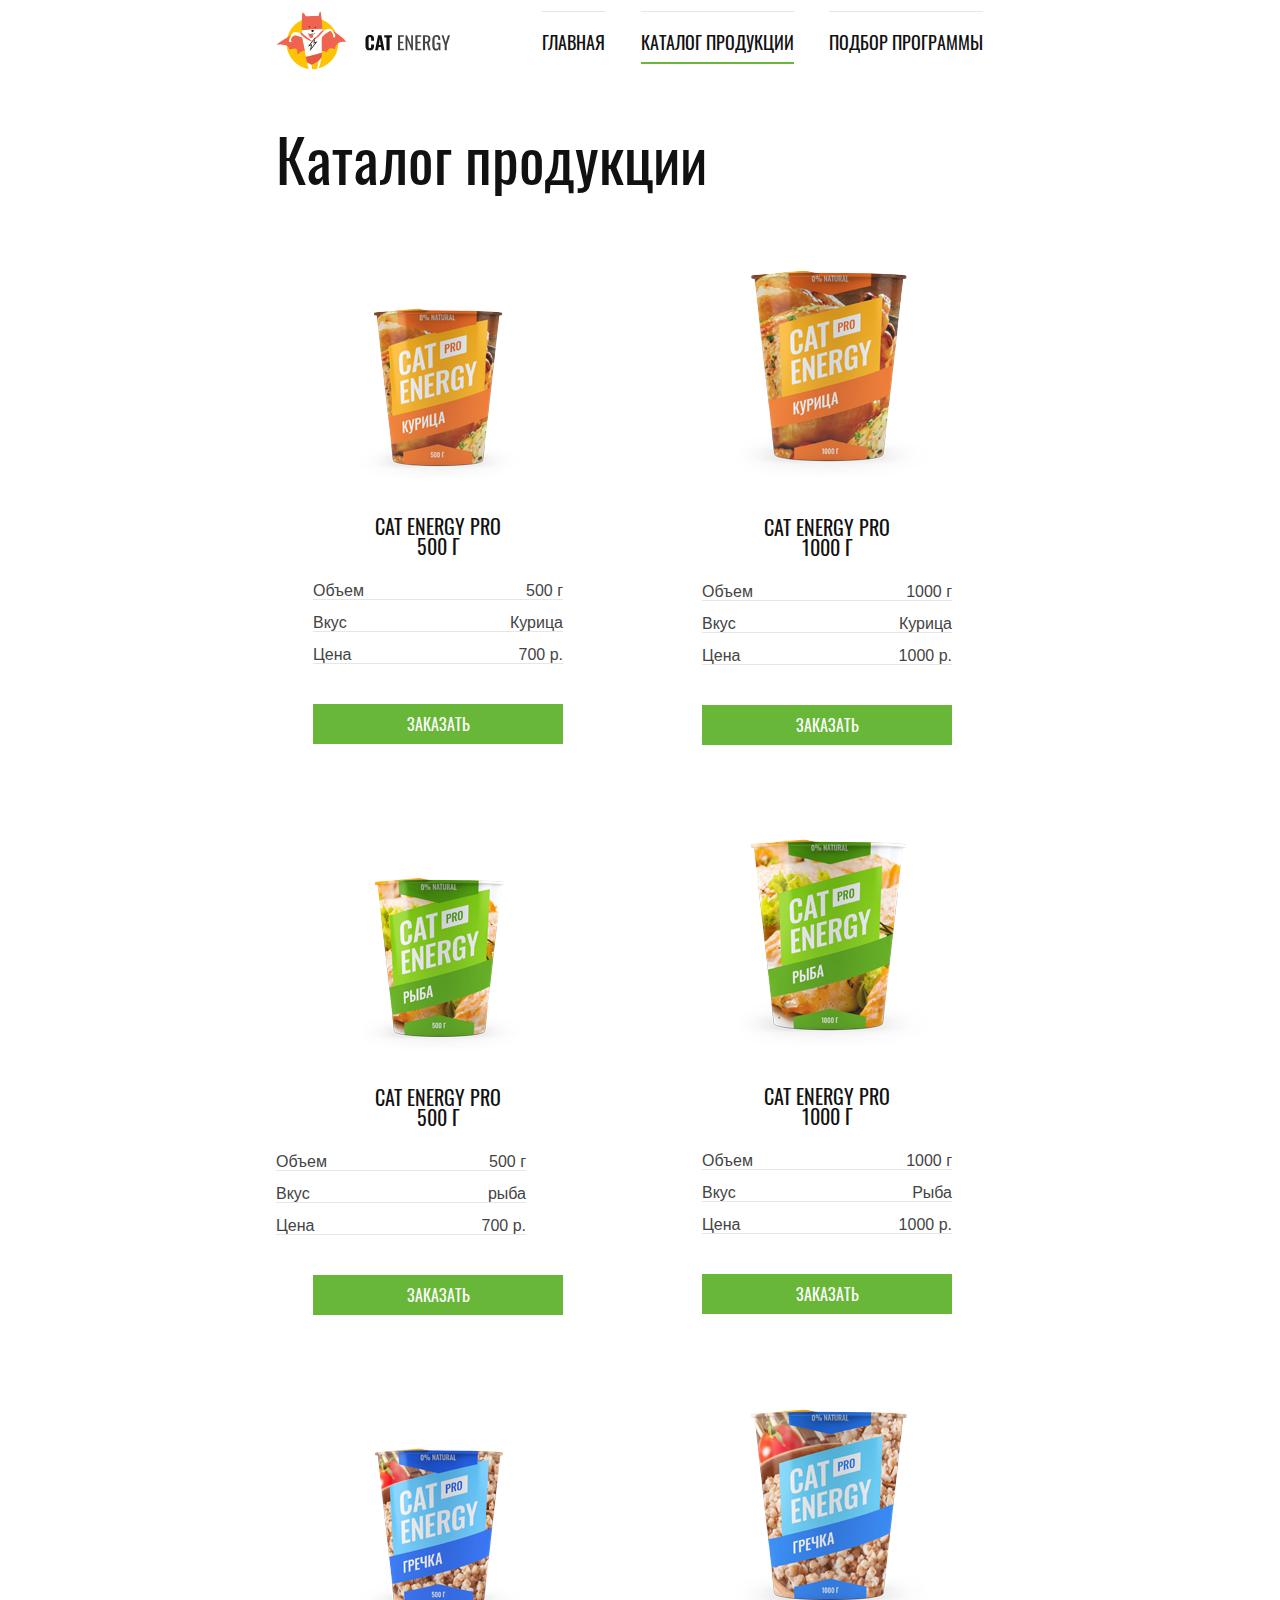
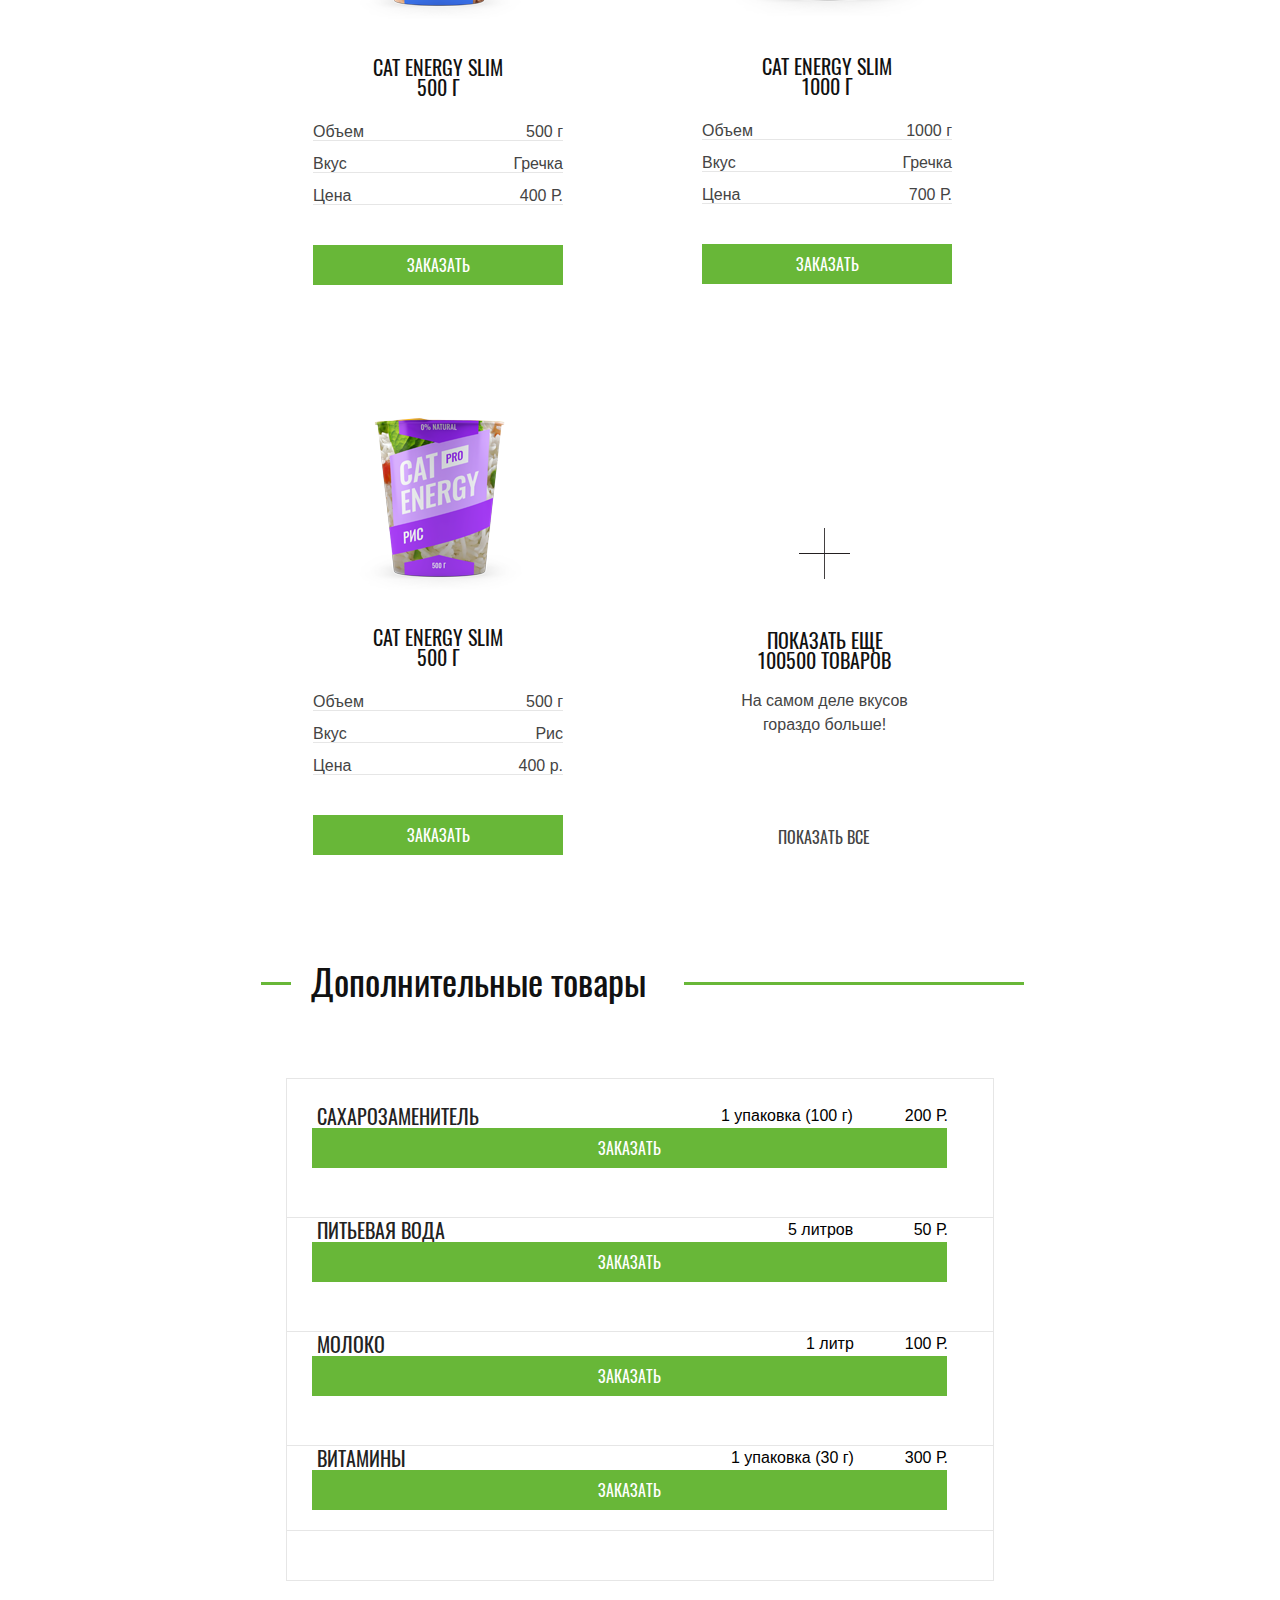
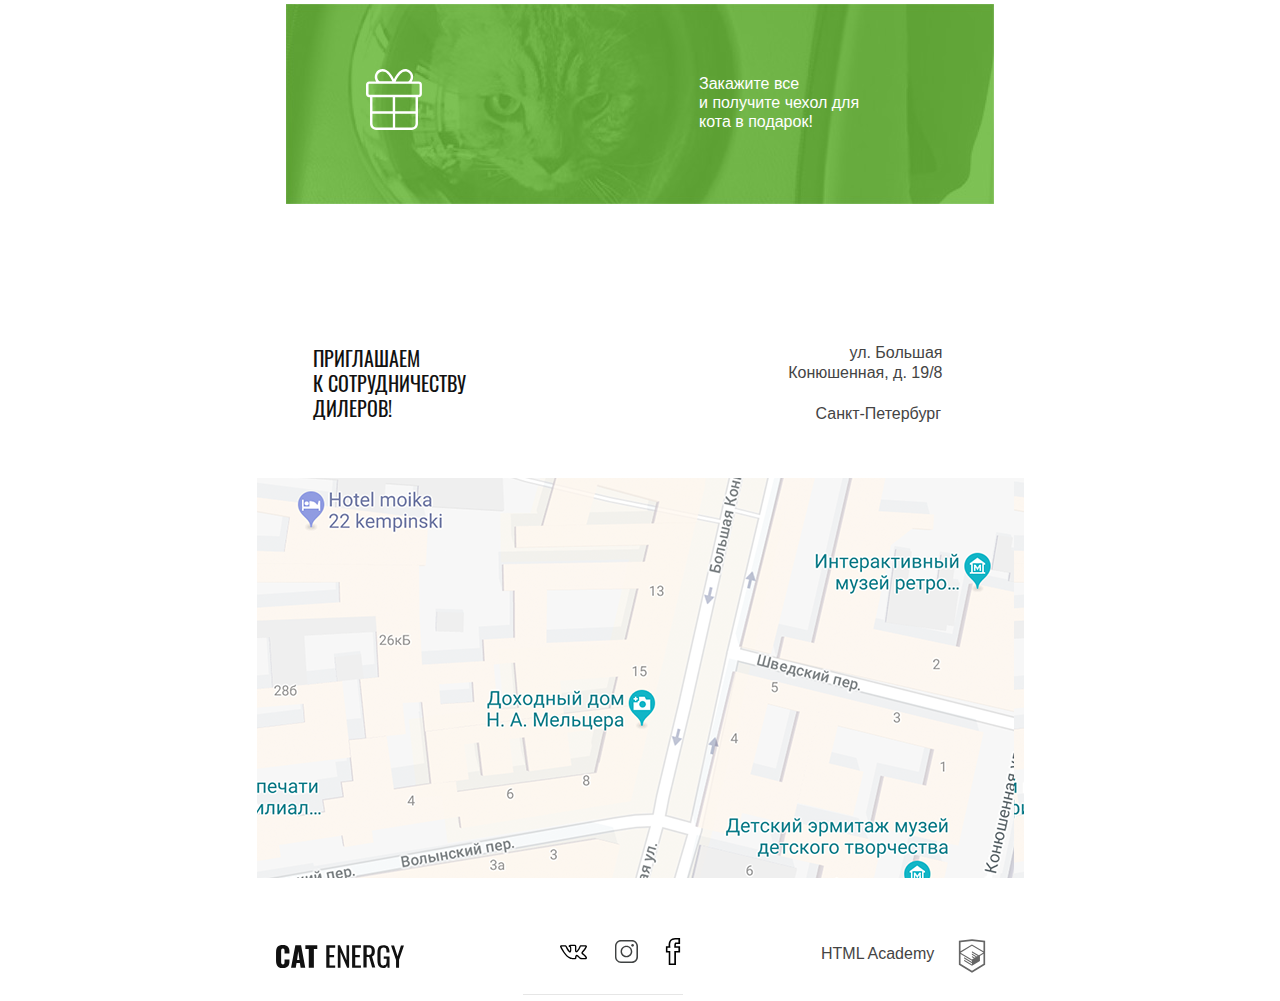
<file: catalog.html>
<!DOCTYPE html>
<html lang="ru">
  <head>
    <meta charset="utf-8">
    <title>HTML Academy: Кэт энерджи</title>
    <link rel="stylesheet" href="css/style.min.css">
    <link rel="preload" href="/fonts/oswaldmedium.woff2" as="font">
    <link rel="preload" href="/fonts/oswaldregular.woff2" as="font">
    <meta name="viewport" content="width=device-width, initial-scale=1">
    <script src="js/picturefill.min.js"></script>
  </head>
  <body>
      <div style="display: none">
        <svg xmlns="http://www.w3.org/2000/svg" xmlns:xlink="http://www.w3.org/1999/xlink"><symbol id="icon-cat-pro-tablet" viewbox="0 0 134 56">
  <g>
    <path d="M123.1,5.8c1.2-1.9,2.7-3.4,4.5-4.6c1-0.7,1.6-0.7,2.2,0.6c0.8,1.9,1.5,3.9,0.9,6c-0.2,0.8-0.1,1.4,0.4,2.1
    c0.6,0.8,1.1,1.6,1.6,2.3c1.3,1.9,1.8,3.9,0.9,6.2c-0.4,1-0.4,2-0.2,3.1c0.2,1,0.2,2,0,3c-0.3,1.6-1.1,2.7-2.7,3.2
    c-1.3,0.3-2.4,0.9-3.2,2c-0.2,0.3-0.5,0.5-0.9,0.5c-1.2,0.2-4.2-2.5-4.2-3.7c0-0.2,0-0.4,0-0.6c0.1-3.6-0.1-3.9-3.4-5.4
    c-0.7-0.3-1.3-0.6-1.8-1.2c-0.6-0.8-1.4-0.7-2.3-0.4c-0.8,0.4-1.4,0.9-1.3,1.9c0.3,2.4,0.4,4.8,0.3,7.3c0,0.3,0.1,0.6,0.2,0.8
    c3.1,4.5,4.3,9.8,5.8,14.9c1.2,3.9,3.4,6,7.4,6.3c0.6,0,1.3,0.2,1.9,0.3c1.8,0.3,2.9,1.5,3.4,3.2c0.7,2.1,0.3,2.6-1.8,2.6
    c-2.2,0-4.3,0-6.5,0c-0.9,0-1.6-0.2-2.3-0.8c-1-1-2.2-1.4-3.4-2c-1.3-0.6-2.6-1.3-3.4-2.6c-1.1-1.7-2.6-3.1-4-4.5
    c-2.8-2.9-5.8-5.7-8.4-8.7c-1.9-2.2-3.2-4.6-3.2-7.6c0-0.9-0.2-1.3-1.2-0.9c-0.3,0.2-0.7,0.3-1,0.3c-2.8,0-4.2,1.7-5.2,4.2
    c-0.9,2.1-2.1,4.1-3.2,6.2C88.5,40.9,88,42.4,88,44c0,2.4,0.6,3.2,2.8,4c1.4,0.5,2.7,1,3.4,2.4c0.8,1.6,0.6,2-1.1,2.1
    c-2.3,0-4.5,0-6.8,0c-0.9,0-1.5-0.3-1.9-1.1c-0.6-1-1.2-2-1.8-3c-1-1.7-1.4-3.4-0.7-5.4c0.6-1.7,0.3-3.6,0.1-5.3
    c-0.4-2.6,0-4.9,1.7-7c0.6-0.7,0.6-1-0.4-1.2c-4.1-0.8-8-2.3-11.8-4.1c0,0-0.1,0-0.1-0.1c-3.2-1.2-3.8-1-4.7,2.3
    c-0.8,2.8-1.6,5.6-2.2,8.5c-0.7,3.2,0.1,6.2,1.1,9.2c0.4,1.2,1.6,1.1,2.5,1.4c2,0.6,3.7,1.4,4.5,3.5c0.7,1.6,0.6,1.8-1.1,1.8
    c-1.7,0-3.4-0.1-5.2,0c-1.6,0.1-2.8-0.5-4.2-1.4c-4.8-3.2-6.2-8.1-6.6-13.4c-0.2-3.3-2-5.9-4.1-8.4c-0.4-0.5-0.8-0.7-1.4-0.3
    c-2.1,1.3-4.5,2.1-6.7,3c-4.8,1.8-9,4.6-12.2,8.8c-1.2,1.5-1.9,3.2-2.2,5.1c-0.3,1.8,0.2,2.6,2,3.1c1.9,0.6,2.7,1.5,2.9,3.4
    c0.1,0.8-0.2,1.2-1,1.2c-2.7,0-5.4,0-8.1,0c-0.6,0-1-0.4-1.3-0.8c-1.3-1.6-1.9-3.5-1.9-5.5c-0.1-3.5,0.3-6.9,0.9-10.3
    c0.4-2.1,1.4-3.8,3.4-4.8c5.9-2.8,9-8.1,11.8-13.6c0.6-1.1,0.1-1.3-0.9-1.2c-2.9,0.3-5.4,1.6-7.7,3.2c-3,2.1-5.7,4.6-8.3,7.1
    c-2.9,2.7-6.2,4.6-10.3,4.9C3.1,32.5-0.3,28.4,0,21.8c0.1-2.3,0.9-4.4,2.4-6.1c1.2-1.3,2.6-2,4.5-1.5c1.5,0.4,1.9,1.2,1.3,2.7
    c-0.3,0.6-0.7,1.1-1,1.7c-0.4,0.6-0.8,1.3-1,2c-1.1,3,0.4,5.1,3.5,5.4c3.3,0.3,6-1.1,8.5-3.1c3-2.4,5.7-5.2,8-8.3
    c3.7-4.8,8.5-7.3,14.4-8.1c2.3-0.3,4.3-1.3,6.5-1.9c4.1-1.2,8.3-1.9,12.7-1.8c2,0.1,3.9-0.3,5.8-1.1c4.9-2,10-2,15.1-1
    c4,0.8,8,1.8,11.9,2.8c2.2,0.5,4.7,0.3,7-0.2c4.4-1,8.9-1.9,13.4-2c3-0.1,5.9,0.4,8.6,1.7C123.6,3.9,123.6,3.9,123.1,5.8z"></path>
  </g>
</symbol><symbol id="icon-cat-pro" viewbox="0 0 134 56">
  <g>
    <path d="M123.1,5.8c1.2-1.9,2.7-3.4,4.5-4.6c1-0.7,1.6-0.7,2.2,0.6c0.8,1.9,1.5,3.9,0.9,6c-0.2,0.8-0.1,1.4,0.4,2.1
    c0.6,0.8,1.1,1.6,1.6,2.3c1.3,1.9,1.8,3.9,0.9,6.2c-0.4,1-0.4,2-0.2,3.1c0.2,1,0.2,2,0,3c-0.3,1.6-1.1,2.7-2.7,3.2
    c-1.3,0.3-2.4,0.9-3.2,2c-0.2,0.3-0.5,0.5-0.9,0.5c-1.2,0.2-4.2-2.5-4.2-3.7c0-0.2,0-0.4,0-0.6c0.1-3.6-0.1-3.9-3.4-5.4
    c-0.7-0.3-1.3-0.6-1.8-1.2c-0.6-0.8-1.4-0.7-2.3-0.4c-0.8,0.4-1.4,0.9-1.3,1.9c0.3,2.4,0.4,4.8,0.3,7.3c0,0.3,0.1,0.6,0.2,0.8
    c3.1,4.5,4.3,9.8,5.8,14.9c1.2,3.9,3.4,6,7.4,6.3c0.6,0,1.3,0.2,1.9,0.3c1.8,0.3,2.9,1.5,3.4,3.2c0.7,2.1,0.3,2.6-1.8,2.6
    c-2.2,0-4.3,0-6.5,0c-0.9,0-1.6-0.2-2.3-0.8c-1-1-2.2-1.4-3.4-2c-1.3-0.6-2.6-1.3-3.4-2.6c-1.1-1.7-2.6-3.1-4-4.5
    c-2.8-2.9-5.8-5.7-8.4-8.7c-1.9-2.2-3.2-4.6-3.2-7.6c0-0.9-0.2-1.3-1.2-0.9c-0.3,0.2-0.7,0.3-1,0.3c-2.8,0-4.2,1.7-5.2,4.2
    c-0.9,2.1-2.1,4.1-3.2,6.2C88.5,40.9,88,42.4,88,44c0,2.4,0.6,3.2,2.8,4c1.4,0.5,2.7,1,3.4,2.4c0.8,1.6,0.6,2-1.1,2.1
    c-2.3,0-4.5,0-6.8,0c-0.9,0-1.5-0.3-1.9-1.1c-0.6-1-1.2-2-1.8-3c-1-1.7-1.4-3.4-0.7-5.4c0.6-1.7,0.3-3.6,0.1-5.3
    c-0.4-2.6,0-4.9,1.7-7c0.6-0.7,0.6-1-0.4-1.2c-4.1-0.8-8-2.3-11.8-4.1c0,0-0.1,0-0.1-0.1c-3.2-1.2-3.8-1-4.7,2.3
    c-0.8,2.8-1.6,5.6-2.2,8.5c-0.7,3.2,0.1,6.2,1.1,9.2c0.4,1.2,1.6,1.1,2.5,1.4c2,0.6,3.7,1.4,4.5,3.5c0.7,1.6,0.6,1.8-1.1,1.8
    c-1.7,0-3.4-0.1-5.2,0c-1.6,0.1-2.8-0.5-4.2-1.4c-4.8-3.2-6.2-8.1-6.6-13.4c-0.2-3.3-2-5.9-4.1-8.4c-0.4-0.5-0.8-0.7-1.4-0.3
    c-2.1,1.3-4.5,2.1-6.7,3c-4.8,1.8-9,4.6-12.2,8.8c-1.2,1.5-1.9,3.2-2.2,5.1c-0.3,1.8,0.2,2.6,2,3.1c1.9,0.6,2.7,1.5,2.9,3.4
    c0.1,0.8-0.2,1.2-1,1.2c-2.7,0-5.4,0-8.1,0c-0.6,0-1-0.4-1.3-0.8c-1.3-1.6-1.9-3.5-1.9-5.5c-0.1-3.5,0.3-6.9,0.9-10.3
    c0.4-2.1,1.4-3.8,3.4-4.8c5.9-2.8,9-8.1,11.8-13.6c0.6-1.1,0.1-1.3-0.9-1.2c-2.9,0.3-5.4,1.6-7.7,3.2c-3,2.1-5.7,4.6-8.3,7.1
    c-2.9,2.7-6.2,4.6-10.3,4.9C3.1,32.5-0.3,28.4,0,21.8c0.1-2.3,0.9-4.4,2.4-6.1c1.2-1.3,2.6-2,4.5-1.5c1.5,0.4,1.9,1.2,1.3,2.7
    c-0.3,0.6-0.7,1.1-1,1.7c-0.4,0.6-0.8,1.3-1,2c-1.1,3,0.4,5.1,3.5,5.4c3.3,0.3,6-1.1,8.5-3.1c3-2.4,5.7-5.2,8-8.3
    c3.7-4.8,8.5-7.3,14.4-8.1c2.3-0.3,4.3-1.3,6.5-1.9c4.1-1.2,8.3-1.9,12.7-1.8c2,0.1,3.9-0.3,5.8-1.1c4.9-2,10-2,15.1-1
    c4,0.8,8,1.8,11.9,2.8c2.2,0.5,4.7,0.3,7-0.2c4.4-1,8.9-1.9,13.4-2c3-0.1,5.9,0.4,8.6,1.7C123.6,3.9,123.6,3.9,123.1,5.8z"></path>
  </g>
</symbol><symbol id="icon-cat-slim-tablet" viewbox="0 0 70 97">
  <g>
    <path d="M54.8,0c-0.1,0-0.3,0-0.4,0c-0.7,0.4-1.1,0.9-1.4,1.6c-0.6,1.1-1,2.3-1.3,3.4c-0.2,0.8-0.7,1.2-1.5,1.3
    c-2.3,0.4-4,1.7-5.2,3.7c-0.7,1.3-1.3,2.6-1.8,3.9c-1.4,3.7-2.5,7.5-3.8,11.2C38.7,27,38.6,27,36.7,27c-2.3,0-2.1-0.4-2.1,2.1
    c0,0.8,0.2,1.2,1.1,1.2c0.3,0,0.7-0.1,0.8,0.2c0.1,0.3-0.2,0.5-0.4,0.7c-1.2,1.3-2.7,2-4.3,2.4c-1.9,0.5-3.8,0.9-5.7,1.5
    c-4.7,1.6-9.1,3.8-12.6,7.6c-2.1,2.3-3.5,5-4.7,7.8C5,59.2,3.2,68.3,1.8,77.5c-0.6,4.3-1.1,8.6-1.5,13C0.2,92.7,0,94.8,0,97
    c11.1,0,22.2,0,33.3,0c0.1-0.5-0.1-0.9-0.2-1.3c-0.7-1.8-2.1-2.7-3.8-3.1c-0.7-0.2-0.8-0.4-0.4-0.9c0.7-0.9,1.2-2,1.6-3.1
    c1.6-4.8,2.3-9.8,3.1-14.8C34.2,70,35.1,66.4,37,63c1.5-2.5,3.3-4.6,5.6-6.4c0.8-0.6,0.9-0.6,1,0.4c0.1,0.7,0.1,1.4,0.2,2.2
    c0.3,4.7,0.3,9.5-0.2,14.2c-0.3,3.7-0.5,7.4-0.2,11c0.4,4.3,1.2,8.4,2.2,12.6c4.4,0,8.9,0,13.3,0c-0.3-2.2-2.1-4-4.2-4.4
    c-1.3-0.2-2.5-0.1-3.8,0.2c-0.6,0.1-0.8,0-0.9-0.6c-0.4-5.3-0.1-10.6,1-15.8c1.3-6,2.4-12.1,3.1-18.2c0.3-2.5,1-4.8,2.3-7
    c1.2-2.1,2.2-4.3,3.4-6.5c0.9-1.7,1.1-3.4,0.4-5.2c-0.3-0.7-0.5-1.4-0.9-2.1c-1-2-2-3.9-2.9-5.9c-0.5-1-0.4-1.1,0.7-1.1
    c1.6,0,1.6,0,1.7-1.6c0-0.2,0-0.4,0-0.7c0-0.7-0.3-1.1-1-1c-0.5,0-1,0-1.5,0c-0.7,0-0.9-0.3-0.7-1c0.6-2.3,2.8-4.1,5.1-4.4
    c2.2-0.3,4.4,0,6.6,0.4c0.6,0.1,1,0,1.3-0.6c0.4-1,0.8-2,1.3-3c0.2-0.4,0.2-0.8-0.1-1.1C66.6,13.2,63.1,9.4,58.4,7
    c-0.5-0.3-0.8-0.6-0.9-1.1c-0.3-1.4-0.7-2.8-1.3-4.2C55.9,1,55.6,0.4,54.8,0z"></path>
  </g>
</symbol><symbol id="icon-cat-slim" viewbox="0 0 70 97">
  <g>
    <path d="M54.8,0c-0.1,0-0.3,0-0.4,0c-0.7,0.4-1.1,0.9-1.4,1.6c-0.6,1.1-1,2.3-1.3,3.4c-0.2,0.8-0.7,1.2-1.5,1.3
    c-2.3,0.4-4,1.7-5.2,3.7c-0.7,1.3-1.3,2.6-1.8,3.9c-1.4,3.7-2.5,7.5-3.8,11.2C38.7,27,38.6,27,36.7,27c-2.3,0-2.1-0.4-2.1,2.1
    c0,0.8,0.2,1.2,1.1,1.2c0.3,0,0.7-0.1,0.8,0.2c0.1,0.3-0.2,0.5-0.4,0.7c-1.2,1.3-2.7,2-4.3,2.4c-1.9,0.5-3.8,0.9-5.7,1.5
    c-4.7,1.6-9.1,3.8-12.6,7.6c-2.1,2.3-3.5,5-4.7,7.8C5,59.2,3.2,68.3,1.8,77.5c-0.6,4.3-1.1,8.6-1.5,13C0.2,92.7,0,94.8,0,97
    c11.1,0,22.2,0,33.3,0c0.1-0.5-0.1-0.9-0.2-1.3c-0.7-1.8-2.1-2.7-3.8-3.1c-0.7-0.2-0.8-0.4-0.4-0.9c0.7-0.9,1.2-2,1.6-3.1
    c1.6-4.8,2.3-9.8,3.1-14.8C34.2,70,35.1,66.4,37,63c1.5-2.5,3.3-4.6,5.6-6.4c0.8-0.6,0.9-0.6,1,0.4c0.1,0.7,0.1,1.4,0.2,2.2
    c0.3,4.7,0.3,9.5-0.2,14.2c-0.3,3.7-0.5,7.4-0.2,11c0.4,4.3,1.2,8.4,2.2,12.6c4.4,0,8.9,0,13.3,0c-0.3-2.2-2.1-4-4.2-4.4
    c-1.3-0.2-2.5-0.1-3.8,0.2c-0.6,0.1-0.8,0-0.9-0.6c-0.4-5.3-0.1-10.6,1-15.8c1.3-6,2.4-12.1,3.1-18.2c0.3-2.5,1-4.8,2.3-7
    c1.2-2.1,2.2-4.3,3.4-6.5c0.9-1.7,1.1-3.4,0.4-5.2c-0.3-0.7-0.5-1.4-0.9-2.1c-1-2-2-3.9-2.9-5.9c-0.5-1-0.4-1.1,0.7-1.1
    c1.6,0,1.6,0,1.7-1.6c0-0.2,0-0.4,0-0.7c0-0.7-0.3-1.1-1-1c-0.5,0-1,0-1.5,0c-0.7,0-0.9-0.3-0.7-1c0.6-2.3,2.8-4.1,5.1-4.4
    c2.2-0.3,4.4,0,6.6,0.4c0.6,0.1,1,0,1.3-0.6c0.4-1,0.8-2,1.3-3c0.2-0.4,0.2-0.8-0.1-1.1C66.6,13.2,63.1,9.4,58.4,7
    c-0.5-0.3-0.8-0.6-0.9-1.1c-0.3-1.4-0.7-2.8-1.3-4.2C55.9,1,55.6,0.4,54.8,0z"></path>
  </g>
</symbol><symbol id="icon-close" viewbox="0 0 18 18">
  <polygon points="18,1.3 16.7,0 9,7.7 1.3,0 0,1.3 7.7,9 0,16.7 1.3,18 9,10.3 16.7,18 18,16.7 10.3,9 "></polygon>
</symbol><symbol id="icon-fb" viewbox="0 0 10 19">
<path d="M7.1,19H2v-8.8H0V5.8h1.9C1.8,3.8,2.1,2.4,3,1.4C3.8,0.5,5,0.1,6.5,0H10v4.2H7.2C7.1,4.4,7,5,7,5.8h3v4.4H7.1V19z M3.1,18
h2.8V9.1h2.9V6.8H5.9V6.3c0-1.4,0-2.6,0.7-3.1l0.1-0.1h2.1V1H6.5c-1.2,0.1-2,0.4-2.6,1c-0.8,0.8-1,2.3-0.8,4.2l0.1,0.6H1.1v2.3h2V18
z"></path>
</symbol><symbol id="icon-gift" viewbox="0 0 55.5 60">
  <path d="M52.3,12.2h-7c0.5-0.7,0.8-1.4,1.1-2.2c0.6-2,0.4-4.1-0.6-5.9c-1-1.8-2.6-3.1-4.6-3.7c-2-0.6-4.1-0.4-5.9,0.6
  c-3.6,2-6.2,6.1-7.6,9c-1.4-2.9-4-7.1-7.6-9c-3.8-2-8.5-0.6-10.5,3.1c-1.4,2.7-1.2,5.8,0.5,8.1h-7c-1.7,0-3.1,1.4-3.1,3.1v9.4
  c0,1.7,1.4,3.1,3.1,3.1H4v26.1c0,3.3,2.7,6,6,6h35.5c3.3,0,6-2.7,6-6V27.8h0.8c1.7,0,3.1-1.4,3.1-3.1v-9.4
  C55.5,13.6,54.1,12.2,52.3,12.2z M36.5,3c1.3-0.7,2.7-0.8,4.1-0.4C41.9,3,43,3.9,43.7,5.2c0.7,1.3,0.8,2.7,0.4,4.1
  c-0.4,1.2-1.1,2.2-2.2,2.9H29.4C30.5,9.6,33,5,36.5,3z M11.7,5.2C13.2,2.6,16.4,1.6,19,3c3.5,1.9,6,6.6,7.1,9.1H13.5
  C11.2,10.7,10.4,7.6,11.7,5.2z M26.5,27.8v13.7H6.4V27.8H26.5z M6.4,53.9v-10h20.2v13.7H10C8,57.6,6.4,55.9,6.4,53.9z M45.5,57.6
  H28.9V43.9h20.2v10C49.1,55.9,47.5,57.6,45.5,57.6z M49.1,41.5H28.9V27.8h20.2V41.5z M53.1,24.7c0,0.4-0.3,0.7-0.7,0.7h-2
  c0,0,0,0,0,0s0,0,0,0H27.7c0,0,0,0,0,0s0,0,0,0H5.2c0,0,0,0,0,0s0,0,0,0h-2c-0.4,0-0.7-0.3-0.7-0.7v-9.4c0-0.4,0.3-0.7,0.7-0.7h49.2
  c0.4,0,0.7,0.3,0.7,0.7V24.7z"></path>
</symbol><symbol id="icon-insta" viewbox="0 0 16.1 16">
<style type="text/css">
.st0{fill:#231F20;}
</style>
<path class="st0" d="M11.8,1C13.6,1,15,2.4,15,4.2v7.7c0,1.7-1.4,3.1-3.1,3.1H4.2C2.4,15,1,13.6,1,11.8V4.2C1,2.4,2.4,1,4.2,1H11.8
M11.8,0H4.2C1.9,0,0,1.9,0,4.2v7.7C0,14.1,1.9,16,4.2,16h7.7c2.3,0,4.2-1.9,4.2-4.2V4.2C16,1.9,14.1,0,11.8,0z"></path>
<path class="st0" d="M8,4.9c1.7,0,3.1,1.4,3.1,3.1S9.7,11.1,8,11.1S4.9,9.7,4.9,8S6.3,4.9,8,4.9 M8,3.9C5.7,3.9,3.9,5.7,3.9,8
s1.8,4.1,4.1,4.1s4.1-1.8,4.1-4.1S10.3,3.9,8,3.9z"></path>
<circle class="st0" cx="12.3" cy="3.7" r="0.9"></circle>
</symbol><symbol id="icon-mail" viewbox="0 0 17 13">
  <path d="M15.6,11.6H1.4V5.8H0V13h17V5.8h-1.4V11.6z M0,0v2.3l8.5,7.1L17,2.3V0H0z M15.6,1.6L8.5,7.5L1.4,1.6V1.4h14.2L15.6,1.6z"></path>
</symbol><symbol id="icon-mobile-menu" viewbox="0 0 24 18">
  <rect y="16" width="24" height="2"></rect>
  <rect y="8" width="24" height="2"></rect>
  <rect width="24" height="2"></rect>
</symbol><symbol id="icon-phone" viewbox="0 0 20 20">
  <path d="M17.9,9.4H9.4v1.2h8.5l-2.1,2.1l0.9,0.9l3.1-3.1c0.2-0.2,0.2-0.6,0-0.9l-3.1-3.1l-0.9,0.9L17.9,9.4z"></path>
  <path d="M8.1,19.4v-6.2c0-0.3-0.3-0.6-0.6-0.6H4.4l0,0H3.1l0,0c0,0.7,0.6,1.2,1.2,1.2h2.5v5H3.1c-1,0.1-1.8-0.7-1.9-1.7
  c0-0.1,0-0.1,0-0.2V3.1c0-1,0.8-1.8,1.7-1.8c0.1,0,0.1,0,0.2,0h3.7v5H4.4c-0.7,0-1.2,0.6-1.2,1.2h4.4c0.3,0,0.6-0.3,0.6-0.6V0.6
  C8.1,0.3,7.8,0,7.5,0H3.1C1.5-0.1,0.1,1.2,0,2.9C0,3,0,3.1,0,3.1v13.7c-0.1,1.7,1.2,3.1,2.9,3.1c0.1,0,0.2,0,0.2,0h4.4
  C7.8,20,8.1,19.7,8.1,19.4z"></path>
</symbol><symbol id="icon-plus-mobile" viewbox="0 0 30 30">
  <style type="text/css">
    .st0 {
      fill: #231F20;
    }
  </style>
  <polygon class="st0" points="30,14 16,14 16,0 14,0 14,14 0,14 0,16 14,16 14,30 16,30 16,16 30,16 "></polygon>
</symbol><symbol id="icon-plus" viewbox="0 0 60 60">
  <style type="text/css">
    .st0 {
      fill: #231F20;
    }
  </style>
  <polygon class="st0" points="60,29.5 30.5,29.5 30.5,0 29.5,0 29.5,29.5 0,29.5 0,30.5 29.5,30.5 29.5,60 30.5,60 30.5,30.5
  60,30.5 "></polygon>
</symbol><symbol id="icon-right-arrow-long" viewbox="0 0 24.2 11">
  <style type="text/css">
  </style>
  <polygon class="st0" points="17.6,0 24.2,5.5 17.6,11 17.6,6.6 0,6.6 0,4.4 17.6,4.4 "></polygon>
</symbol><symbol id="icon-right-arrow-verylong" viewbox="0 0 32 11">
  <style type="text/css">
    .st0 {
      fill: #3F4242;
    }
  </style>
  <polygon class="st0" points="25.4,0 32,5.5 25.4,11 25.4,6.6 0,6.6 0,4.4 25.4,4.4 "></polygon>
</symbol><symbol id="icon-tick" viewbox="0 0 21.1 15.5">
  <polygon fill="#68b738" points="20.1,0 7.7,13.3 1,6.1 0,7.2 7.6,15.4 7.7,15.5 21,1.2 21.1,1.1 "></polygon>
</symbol><symbol id="icon-vk" viewbox="0 0 22 12">
<path d="M17.6,12c-0.3,0-0.9-0.1-1.5-0.5c-0.5-0.3-0.9-0.7-1.3-1.2c-0.3-0.3-0.9-0.9-1.1-0.9c-0.2,0.1-0.4,0.7-0.3,1.2
c0,0.1,0,0.6-0.3,0.9c-0.3,0.3-0.8,0.4-0.9,0.4h-1.4c-0.7,0-3.2-0.2-5.4-2.3C2.5,7.1,0.2,2.2,0.1,2C0,1.6-0.1,1.2,0.2,0.9
s0.8-0.4,1-0.4h3.1c0.1,0,0.4,0.1,0.7,0.3C5.3,1,5.4,1.3,5.5,1.4c0.7,1.5,1.5,2.8,2.6,4C8.2,5,8.3,4,8.2,3.1c0-0.4-0.1-0.8-0.2-1
C7.9,2,7.7,1.9,7.5,1.9L6.9,1.4c0-0.5,0.5-0.9,0.9-1.1C8.3,0.1,9.1,0,10.1,0h0.5c0.9,0,1.2,0.1,1.6,0.1c1.2,0.3,1.2,1.3,1.1,2.5v1.6
c0,0.3,0,0.8,0.1,1c0.2-0.1,0.6-0.5,1.5-1.9c0.6-0.9,1-1.9,1.1-2.1c0.1-0.3,0.4-0.7,1.2-0.7h3.4c0.7,0,1.2,0.2,1.3,0.7
c0.2,0.5,0.1,1.3-1.7,3.5c-0.3,0.3-0.5,0.6-0.7,0.9c-0.5,0.4-0.9,1-0.9,1.1s0.5,0.5,0.9,0.9c1.1,0.9,1.9,1.7,2.2,2.3
c0.4,0.6,0.3,1,0.2,1.3c-0.3,0.7-1.2,0.7-1.4,0.8h-2.8C17.7,12,17.6,12,17.6,12z M13.7,8.3c0.7,0,1.2,0.6,1.8,1.2
c0.4,0.4,0.7,0.8,1.1,1c0.5,0.3,1,0.3,1,0.3h2.9c0.1,0,0.3-0.1,0.4-0.1c0,0,0-0.1-0.1-0.1c-0.3-0.5-1-1.3-2-2.1
c-0.9-0.7-1.3-1.1-1.4-1.7c0-0.6,0.4-1.1,1.2-2.1c0.2-0.2,0.4-0.5,0.7-0.8c1.1-1.4,1.4-2,1.5-2.3h-3.9c0,0.4-0.5,1.5-1.1,2.4
c-1.4,2.1-2,2.4-2.5,2.4c-0.1,0-0.3,0-0.4-0.1c-0.7-0.4-0.7-1.4-0.7-2.1V3.9V2.6c0.1-1.3,0-1.3-0.3-1.4c-0.3-0.1-0.5-0.1-1.4-0.1H10
c-0.5,0-1,0-1.4,0.1l0.2,0.2c0.4,0.5,0.4,1.5,0.4,1.7c0.1,1.3,0,2.9-0.7,3.3c-0.1,0-0.2,0.1-0.4,0.1C7.5,6.5,6.8,5.8,5.6,4
C5,2.9,4.5,1.8,4.5,1.8s0-0.1-0.1-0.1S4.2,1.6,4.2,1.6H1.3H1.2c0.4,0.9,2.5,5,4.8,7.2c2,1.9,4.3,2,4.7,2h1.4c0,0,0.2,0,0.2-0.1v-0.1
c0-0.2,0-2,1.2-2.3C13.5,8.3,13.7,8.3,13.7,8.3z"></path>
</symbol></svg>
        </div>
    <header class="page-header">
      <div class="page-header__wrapper">
      <div class="page-header__logo">
      <a href="index.html" class="page-header__link">
        <picture>
          <source media="(min-width: 1300px)" srcset="img/logo-desktop.svg">
          <source media="(min-width: 768px)" srcset="img/logo-tablet.svg">
          <img class="page-header__img" src="img/logo-mobile.svg" alt="Логотип Кэт Энерджи">
            </picture>
      </a>
    </div>
    <nav class="main-nav main-nav--closed main-nav--nojs">
      <button class="main-nav__toggle" type="button">
        <span class="visually-hidden">Открыть меню</span>
      </button>
    <div class="main-nav__wrapper">
      <ul class="main-nav__list site-list">
        <li class="site-list__item">
          <a class="site-list__link site-list__catalog" href="index.html">Главная</a>
        </li>
        <li class="site-list__item">
          <a class="site-list__link site-list__catalog site-list__catalog--active" href="#">Каталог продукции</a>
        </li>
        <li class="site-list__item">
          <a class="site-list__link site-list__catalog" href="form.html">Подбор программы</a>
        </li>
      </ul>
    </div>
    </nav>
  </div>
    </header>

    <main class="page-catalog">
      <div class="wrapper">
      <h1 class="visually-hidden">Страница Каталога продукции Кэт Энерджи</h1>
      <section class="catalog-product">
        <div class="catalog-product__name">
        <h2 class="catalog-product__heading">Каталог продукции</h2>
        </div>
        <div class="catalog-product__wrapper">
          <ul class="catalog-product__list product-list">
            <li class="product-list__item">
                <div class="product-list__image product-list__image--tablet">
                <picture>
                  <source media="(min-width: 1300px)" srcset="img/chicken-small-desktop@1x.png 1x, img/chicken-small-desktop@2x.png 2x">
                  <source media="(min-width: 768px)" srcset="img/chicken-small-tablet@1x.png 1x, img/chicken-small-tablet@2x.png 2x">
                  <img src="img/chicken-small-mobile@1x.jpg" srcset="img/chicken-small-mobile@2x.jpg 2x" alt="Маленькая банка корма с курицей">
                </picture>
                </div>
                <div class="item-container">
                <h3 class="item-container__heading">Cat Energy PRO 500 г</h3>
                <div class="item-container__wrapper">
                <ul class="item-container__properties">
                  <li class="item-container__describing">
                    <span class="item-container__value">Объем</span>
                    <span class="item-container__value">500 г</span>
                  </li>
                  <li class="item-container__describing">
                    <span class="item-container__value">Вкус</span>
                    <span class="item-container__value">Курица</span></li>
                  <li class="item-container__describing">
                    <span class="item-container__value">Цена </span>
                    <span class="item-container__value">700 р.</span>
                  </li>
                </ul>
                </div>
                </div>
                <a class="item-order" href="#">Заказать</a>
            </li>
            <li class="product-list__item">
                <div class="product-list__image ">
                  <picture>
                    <source media="(min-width: 1300px)" srcset="img/chicken-big-desktop@1x.png 1x, img/chicken-big-desktop@2x.png 2x">
                    <source media="(min-width: 768px)" srcset="img/chicken-big-tablet@1x.png 1x, img/chicken-big-tablet@2x.png 2x">
                    <img src="img/chicken-big-mobile@1x.jpg" srcset="img/chicken-big-mobile@2x.jpg 2x" alt=" Большая банка корма с курицей">
                  </picture>
                </div>
                <div class="item-container">
                <h3 class="item-container__heading">Cat Energy PRO 1000 г</h3>
                <div class="item-container__wrapper">
                <ul class="item-container__properties">
                  <li class="item-container__describing">
                    <span class="item-container__value">Объем</span>
                    <span class="item-container__value">1000 г</span>
                  </li>
                  <li class="item-container__describing">
                    <span class="item-container__value">Вкус</span>
                    <span class="item-container__value">Курица</span></li>
                  <li class="item-container__describing">
                    <span class="item-container__value">Цена </span>
                    <span class="item-container__value">1000 р.</span>
                  </li>
                </ul>
                  </div>
                  </div>
                  <a class="item-order" href="#">Заказать</a>
            </li>
            <li class="product-list__item">
                    <div class="product-list__image product-list__image--tablet">
                      <picture>
                        <source media="(min-width: 1300px)" srcset="img/fish-small-desktop@1x.png 1x, img/fish-small-desktop@2x.png 2x">
                        <source media="(min-width: 768px)" srcset="img/fish-small-tablet@1x.png 1x, img/fish-small-tablet@2x.png 2x">
                        <img src="img/fish-small-mobile@1x.jpg" srcset="img/fish-small-mobile@2x.jpg 2x" alt="Маленькая банка корма с рыбой">
                      </picture>
                    </div>
                    <div class="item-container">
                    <h3 class="item-container__heading">Cat Energy PRO 500 г</h3>
                    <div class="item-container__wrapper">
                    <ul class="item-container_properties">
                      <li class="item-container__describing">
                        <span class="item-container__value">Объем</span>
                        <span class="item-container__value">500 г</span>
                      </li>
                      <li class="item-container__describing">
                        <span class="item-container__value">Вкус</span>
                        <span class="item-container__value">рыба</span></li>
                      <li class="item-container__describing">
                        <span class="item-container__value">Цена </span>
                        <span class="item-container__value">700 р.</span>
                      </li>
                      </ul>
                  </div>
                  </div>
                  <a class="item-order" href="#">Заказать</a>
            </li>
            <li class="product-list__item">
                    <div class="product-list__image">
                      <picture>
                        <source media="(min-width: 1300px)" srcset="img/fish-big-desktop@1x.png 1x, img/fish-big-desktop@2x.png 2x">
                        <source media="(min-width: 768px)" srcset="img/fish-big-tablet@1x.png 1x, img/fish-big-tablet@2x.png 2x">
                        <img src="img/fish-big-mobile@1x.jpg" srcset="img/fish-big-mobile@2x.jpg 2x" alt="Большая банка корма с рыбой">
                      </picture>
                    </div>
                    <div class="item-container">
                    <h3 class="item-container__heading">Cat Energy PRO 1000 г</h3>
                    <div class="item-container__wrapper">
                    <ul class="item-container__properties">
                        <li class="item-container__describing">
                          <span class="item-container__value">Объем</span>
                          <span class="item-container__value">1000 г</span>
                        </li>
                        <li class="item-container__describing">
                          <span class="item-container__value">Вкус</span>
                          <span class="item-container__value">Рыба</span></li>
                        <li class="item-container__describing">
                          <span class="item-container__value">Цена </span>
                          <span class="item-container__value">1000 р.</span>
                        </li>
                  </ul></div>
                  </div>
                  <a class="item-order" href="#">Заказать</a>
            </li>
            <li class="product-list__item">
                    <div class="product-list__image product-list__image--tablet">
                      <picture>
                        <source media="(min-width: 1300px)" srcset="img/buckwheat-small-desktop@1x.png 1x, img/buckwheat-small-desktop@2x.png 2x">
                        <source media="(min-width: 768px)" srcset="img/buckwheat-small-tablet@1x.png 1x, img/buckwheat-small-tablet@2x.png 2x">
                        <img src="img/buckwheat-small-mobile@1x.jpg" srcset="img/buckwheat-small-mobile@2x.jpg 2x" alt="Маленькая банка корма с гречкой">
                      </picture>
                    </div>
                    <div class="item-container">
                    <h3 class="item-container__heading">Cat Energy Slim 500 г</h3>
                    <div class="item-container__wrapper">
                    <ul class="item-container__properties">
                      <li class="item-container__describing">
                        <span class="item-container__value">Объем</span>
                        <span class="item-container__value">500 г</span>
                      </li>
                      <li class="item-container__describing">
                        <span class="item-container__value">Вкус</span>
                        <span class="item-container__value">Гречка</span></li>
                      <li class="item-container__describing">
                        <span class="item-container__value">Цена </span>
                        <span class="item-container__value">400 Р.</span>
                      </li>
                  </ul></div>
                  </div>
                  <a class="item-order" href="#">Заказать</a>
            </li>
            <li class="product-list__item">
                    <div class="product-list__image">
                      <picture>
                        <source media="(min-width: 1300px)" srcset="img/buckwheat-big-desktop@1x.png 1x, img/buckwheat-big-desktop@2x.png 2x">
                        <source media="(min-width: 768px)" srcset="img/buckwheat-big-tablet@1x.png 1x, img/buckwheat-big-tablet@2x.png 2x">
                        <img src="img/buckwheat-big-mobile@1x.jpg" srcset="img/buckwheat-big-mobile@2x.jpg 2x" alt="Большая банка корма с гречкой">
                      </picture>
                    </div>
                    <div class="item-container">
                    <h3 class="item-container__heading">Cat Energy Slim 1000 г</h3>
                    <div class="item-container__wrapper">
                    <ul class="item-container__properties">
                      <li class="item-container__describing">
                        <span class="item-container__value">Объем</span>
                        <span class="item-container__value">1000 г</span>
                      </li>
                      <li class="item-container__describing">
                        <span class="item-container__value">Вкус</span>
                        <span class="item-container__value">Гречка</span>
                      </li>
                      <li class="item-container__describing">
                        <span class="item-container__value">Цена</span>
                        <span class="item-container__value">700 Р.</span>
                      </li>
                  </ul></div>
                  </div>
                  <a class="item-order" href="#">Заказать</a>
            </li>
            <li class="product-list__item">
                    <div class="product-list__image product-list__image--tablet">
                      <picture>
                        <source media="(min-width: 1300px)" srcset="img/rice-small-desktop@1x.png 1x, img/rice-small-desktop@2x.png 2x">
                        <source media="(min-width: 768px)" srcset="img/rice-small-tablet@1x.png 1x, img/rice-small-tablet@2x.png 2x">
                        <img src="img/rice-small-mobile@1x.jpg" srcset="img/rice-small-mobile@2x.jpg 2x" alt="Маленькая банка корма с рисом">
                      </picture>
                    </div>
                    <div class="item-container">
                    <h3 class="item-container__heading">Cat Energy Slim 500 г</h3>
                    <div class="item-container__wrapper">
                    <ul class="item-container__properties">
                      <li class="item-container__describing">
                        <span class="item-container__value">Объем</span>
                        <span class="item-container__value">500 г</span>
                      </li>
                      <li class="item-container__describing">
                        <span class="item-container__value">Вкус</span>
                        <span class="item-container__value">Рис</span></li>
                      <li class="item-container__describing">
                        <span class="item-container__value">Цена </span>
                        <span class="item-container__value">400 р.</span>
                      </li>
                  </ul></div>
                  </div>
                  <a class="item-order" href="#">Заказать</a>
            </li>
            <li class="product-list__item product-list__item--more">
                <div class="product-list__additional">
                    <p class="product-list__describing">Показать еще 100500 товаров</p>
                    <p class="product-list__slogan">На самом деле вкусов гораздо больше!</p>
                    <a class="product-list__order" href="#">Показать все</a>
                  </div>
            </li>
        </ul>
        </div>
      </section>

      <section class="additional">
      <div class="additional__wrapper">
        <h2 class="additional__goods">Дополнительные товары</h2>
        <ul class="additional__list additional__list--product">
          <li class="additional__item">
            <div class="additional__product">
            <h3 class="additional__heading">Сахарозаменитель</h3>
            <ul class="additional__feuture additional__feuture--sugar">
              <li class="additional__name">1 упаковка (100 г)</li>
              <li class="additional__value">200 Р.</li>
            </ul>
          </div>
              <a href="#" class="additional__order additional__order--link">Заказать</a>
            </li>
            <li class="additional__item">
                <div class="additional__product">
                <h3 class="additional__heading">Питьевая вода</h3>
                <ul class="additional__feuture additional__feuture--water ">
                  <li class="additional__name">5 литров</li>
                  <li class="additional__value">50 Р.</li>
                </ul>
                </div>
              <a href="#" class="additional__order additional__order--link">Заказать</a>
            </li>
            <li class="additional__item">
                <div class="additional__product">
                <h3 class="additional__heading">Молоко</h3>
                <ul class="additional__feuture additional__feuture--milk">
                  <li class="additional__name">1 литр</li>
                  <li class="additional__value">100 Р.</li>
                </ul>
                </div>
              <a href="#" class="additional__order additional__order--link">Заказать</a>
            </li>
            <li class="additional__item">
                <div class="additional__product">
                <h3 class="additional__heading ">Витамины</h3>
                <ul class="additional__feuture additional__feuture--vitamins">
                  <li class="additional__name">1 упаковка (30 г)</li>
                  <li class="additional__value">300 Р.</li>
                </ul>
              </div>
              <a href="#" class="additional__order additional__order--link">Заказать</a>
            </li>
          </ul>
        </div>

        <div class="gift">
          <p class="gift__term">Закажите все <br>и получите чехол для кота в подарок!</p>
        </div>
      </section>
    </div>
    <div class="partnership">
      <p class="partnership__offer">приглашаем <br> к сотрудничеству дилеров!</p>
      <div class="partnership__container">
      <span class="partnership__adress">ул. Большая Конюшенная, д. 19/8</span>
      <span class="partnership__city">Санкт-Петербург</span>
      </div>
    </div>
        <div class="map">
          <iframe class="map__interactive" src="https://www.google.com/maps/embed?pb=!1m18!1m12!1m3!1d1998.6036253003035!2d30.320858716011124!3d59.93871916905429!2m3!1f0!2f0!3f0!3m2!1i1024!2i768!4f13.1!3m3!1m2!1s0x4696310fca145cc1%3A0x42b32648d8238007!2z0JHQvtC70YzRiNCw0Y8g0JrQvtC90Y7RiNC10L3QvdCw0Y8g0YPQuy4sIDE5LzgsINCh0LDQvdC60YIt0J_QtdGC0LXRgNCx0YPRgNCzLCAxOTExODY!5e0!3m2!1sru!2sru!4v1564326542980!5m2!1sru!2sru" allowfullscreen=""></iframe>
        </div>
    </main>

    <footer class="page-footer">
      <div class="page-footer__logo">
          <a href="index.html" class="page-footer__link">
            <img class="page-footer__img" src="img/logo-footer.svg" width="128" height="24" alt="Логотип Кэт Энерджи">
          </a>
      </div>
      <div class="page-footer__social social">
          <ul class="social__list">
            <li class="social__item">
              <a class="social__link social__link--vkontakte" href="#" aria-label="Ссылка на страницу кэт энерджи в вк">
                <svg class="img-vk" version="1.1" width="22" height="12" id="Layer_1" xmlns="http://www.w3.org/2000/svg" xmlns:xlink="http://www.w3.org/1999/xlink" x="0px" y="0px" viewBox="0 0 22 12" style="enable-background:new 0 0 22 12;" xml:space="preserve">
                <path d="M17.6,12c-0.3,0-0.9-0.1-1.5-0.5c-0.5-0.3-0.9-0.7-1.3-1.2c-0.3-0.3-0.9-0.9-1.1-0.9c-0.2,0.1-0.4,0.7-0.3,1.2
                c0,0.1,0,0.6-0.3,0.9c-0.3,0.3-0.8,0.4-0.9,0.4h-1.4c-0.7,0-3.2-0.2-5.4-2.3C2.5,7.1,0.2,2.2,0.1,2C0,1.6-0.1,1.2,0.2,0.9
                s0.8-0.4,1-0.4h3.1c0.1,0,0.4,0.1,0.7,0.3C5.3,1,5.4,1.3,5.5,1.4c0.7,1.5,1.5,2.8,2.6,4C8.2,5,8.3,4,8.2,3.1c0-0.4-0.1-0.8-0.2-1
                C7.9,2,7.7,1.9,7.5,1.9L6.9,1.4c0-0.5,0.5-0.9,0.9-1.1C8.3,0.1,9.1,0,10.1,0h0.5c0.9,0,1.2,0.1,1.6,0.1c1.2,0.3,1.2,1.3,1.1,2.5v1.6
                c0,0.3,0,0.8,0.1,1c0.2-0.1,0.6-0.5,1.5-1.9c0.6-0.9,1-1.9,1.1-2.1c0.1-0.3,0.4-0.7,1.2-0.7h3.4c0.7,0,1.2,0.2,1.3,0.7
                c0.2,0.5,0.1,1.3-1.7,3.5c-0.3,0.3-0.5,0.6-0.7,0.9c-0.5,0.4-0.9,1-0.9,1.1s0.5,0.5,0.9,0.9c1.1,0.9,1.9,1.7,2.2,2.3
                c0.4,0.6,0.3,1,0.2,1.3c-0.3,0.7-1.2,0.7-1.4,0.8h-2.8C17.7,12,17.6,12,17.6,12z M13.7,8.3c0.7,0,1.2,0.6,1.8,1.2
                c0.4,0.4,0.7,0.8,1.1,1c0.5,0.3,1,0.3,1,0.3h2.9c0.1,0,0.3-0.1,0.4-0.1c0,0,0-0.1-0.1-0.1c-0.3-0.5-1-1.3-2-2.1
                c-0.9-0.7-1.3-1.1-1.4-1.7c0-0.6,0.4-1.1,1.2-2.1c0.2-0.2,0.4-0.5,0.7-0.8c1.1-1.4,1.4-2,1.5-2.3h-3.9c0,0.4-0.5,1.5-1.1,2.4
                c-1.4,2.1-2,2.4-2.5,2.4c-0.1,0-0.3,0-0.4-0.1c-0.7-0.4-0.7-1.4-0.7-2.1V3.9V2.6c0.1-1.3,0-1.3-0.3-1.4c-0.3-0.1-0.5-0.1-1.4-0.1H10
                c-0.5,0-1,0-1.4,0.1l0.2,0.2c0.4,0.5,0.4,1.5,0.4,1.7c0.1,1.3,0,2.9-0.7,3.3c-0.1,0-0.2,0.1-0.4,0.1C7.5,6.5,6.8,5.8,5.6,4
                C5,2.9,4.5,1.8,4.5,1.8s0-0.1-0.1-0.1S4.2,1.6,4.2,1.6H1.3H1.2c0.4,0.9,2.5,5,4.8,7.2c2,1.9,4.3,2,4.7,2h1.4c0,0,0.2,0,0.2-0.1v-0.1
                c0-0.2,0-2,1.2-2.3C13.5,8.3,13.7,8.3,13.7,8.3z"></path>
              </svg></a>
            </li>
            <li class="social__item">
              <a class="social__link social__link--facebook" href="#" aria-label="Ссылка на страницу кэт энерджи в инстаграм">
                <svg class="img-insta" version="1.1" height="23" width="23" xmlns="http://www.w3.org/2000/svg" xmlns:xlink="http://www.w3.org/1999/xlink" x="0px" y="0px" viewBox="0 0 16.1 16" style="enable-background:new 0 0 16.1 16;" xml:space="preserve">
                <style type="text/css">
                </style>
                <path class="st0" d="M11.8,1C13.6,1,15,2.4,15,4.2v7.7c0,1.7-1.4,3.1-3.1,3.1H4.2C2.4,15,1,13.6,1,11.8V4.2C1,2.4,2.4,1,4.2,1H11.8
                M11.8,0H4.2C1.9,0,0,1.9,0,4.2v7.7C0,14.1,1.9,16,4.2,16h7.7c2.3,0,4.2-1.9,4.2-4.2V4.2C16,1.9,14.1,0,11.8,0z"></path>
                <path class="st0" d="M8,4.9c1.7,0,3.1,1.4,3.1,3.1S9.7,11.1,8,11.1S4.9,9.7,4.9,8S6.3,4.9,8,4.9 M8,3.9C5.7,3.9,3.9,5.7,3.9,8
                s1.8,4.1,4.1,4.1s4.1-1.8,4.1-4.1S10.3,3.9,8,3.9z"></path>
                <circle class="st0" cx="12.3" cy="3.7" r="0.9"></circle>
              </svg></a>
              </li>
              <li class="social__item">
                <a class="social__link social__link--instagram" href="#" aria-label="Ссылка на страницу кэт энерджи в фэйсбук">
                    <svg class="img-fb" version="1.1" width="10" height="19" xmlns="http://www.w3.org/2000/svg" xmlns:xlink="http://www.w3.org/1999/xlink" x="0px" y="0px" viewBox="0 0 10 19" style="enable-background:new 0 0 10 19;" xml:space="preserve">
                    <path d="M7.1,19H2v-8.8H0V5.8h1.9C1.8,3.8,2.1,2.4,3,1.4C3.8,0.5,5,0.1,6.5,0H10v4.2H7.2C7.1,4.4,7,5,7,5.8h3v4.4H7.1V19z M3.1,18
                    h2.8V9.1h2.9V6.8H5.9V6.3c0-1.4,0-2.6,0.7-3.1l0.1-0.1h2.1V1H6.5c-1.2,0.1-2,0.4-2.6,1c-0.8,0.8-1,2.3-0.8,4.2l0.1,0.6H1.1v2.3h2V18
                    z"></path>
                  </svg>
                </a>
              </li>
            </ul>
          </div>
          <div class="page-footer__copyright copyright">
              <a href="https://htmlacademy.ru/intensive/adaptive" class="copyright__text">HTML Academy</a>
              <a class="button copyright__link" href="https://htmlacademy.ru/intensive/adaptive" aria-label="Ссылка на страницу курсов HTML Academy">
                <svg xmlns="http://www.w3.org/2000/svg" width="40" height="48" viewBox="0 0 60 60"><path fill="#2E368F" d="M30.2 5h-.2l-19.7 2.1v36.2l19.7 11.7 19.7-11.7v-36.2l-19.5-2.1zm17 36.8l-17.2 10.2-17.2-10.2v-14.8l17.1 10.2v1.8l-11.7-7v1.8l11.8 7.1v1.9l-11.8-7v1.8l11.8 7 11.9-7.1v-7.6l5.3-3.2v15.1zm-.1-17l-4.7 2.8-2.2 1.3-10.3-6.1v1.8l8.8 5.3h-.1l-.2.1-1.3.7-7.3-4.3v1.8l5.8 3.4-1.4.9-4.3-2.6v1.8l2.9 1.7-2.9 1.7-17-10.1 17-10.2 17.2 10zm.1-1.8l-17.3-10.2-17.1 10.2v-13.6l17.2-1.8 17.2 1.8v13.6z"></path></svg>
              </a>
            </div>
          </footer>

          <script src="js/script.js"></script>
    </body>

  </html>
</file>
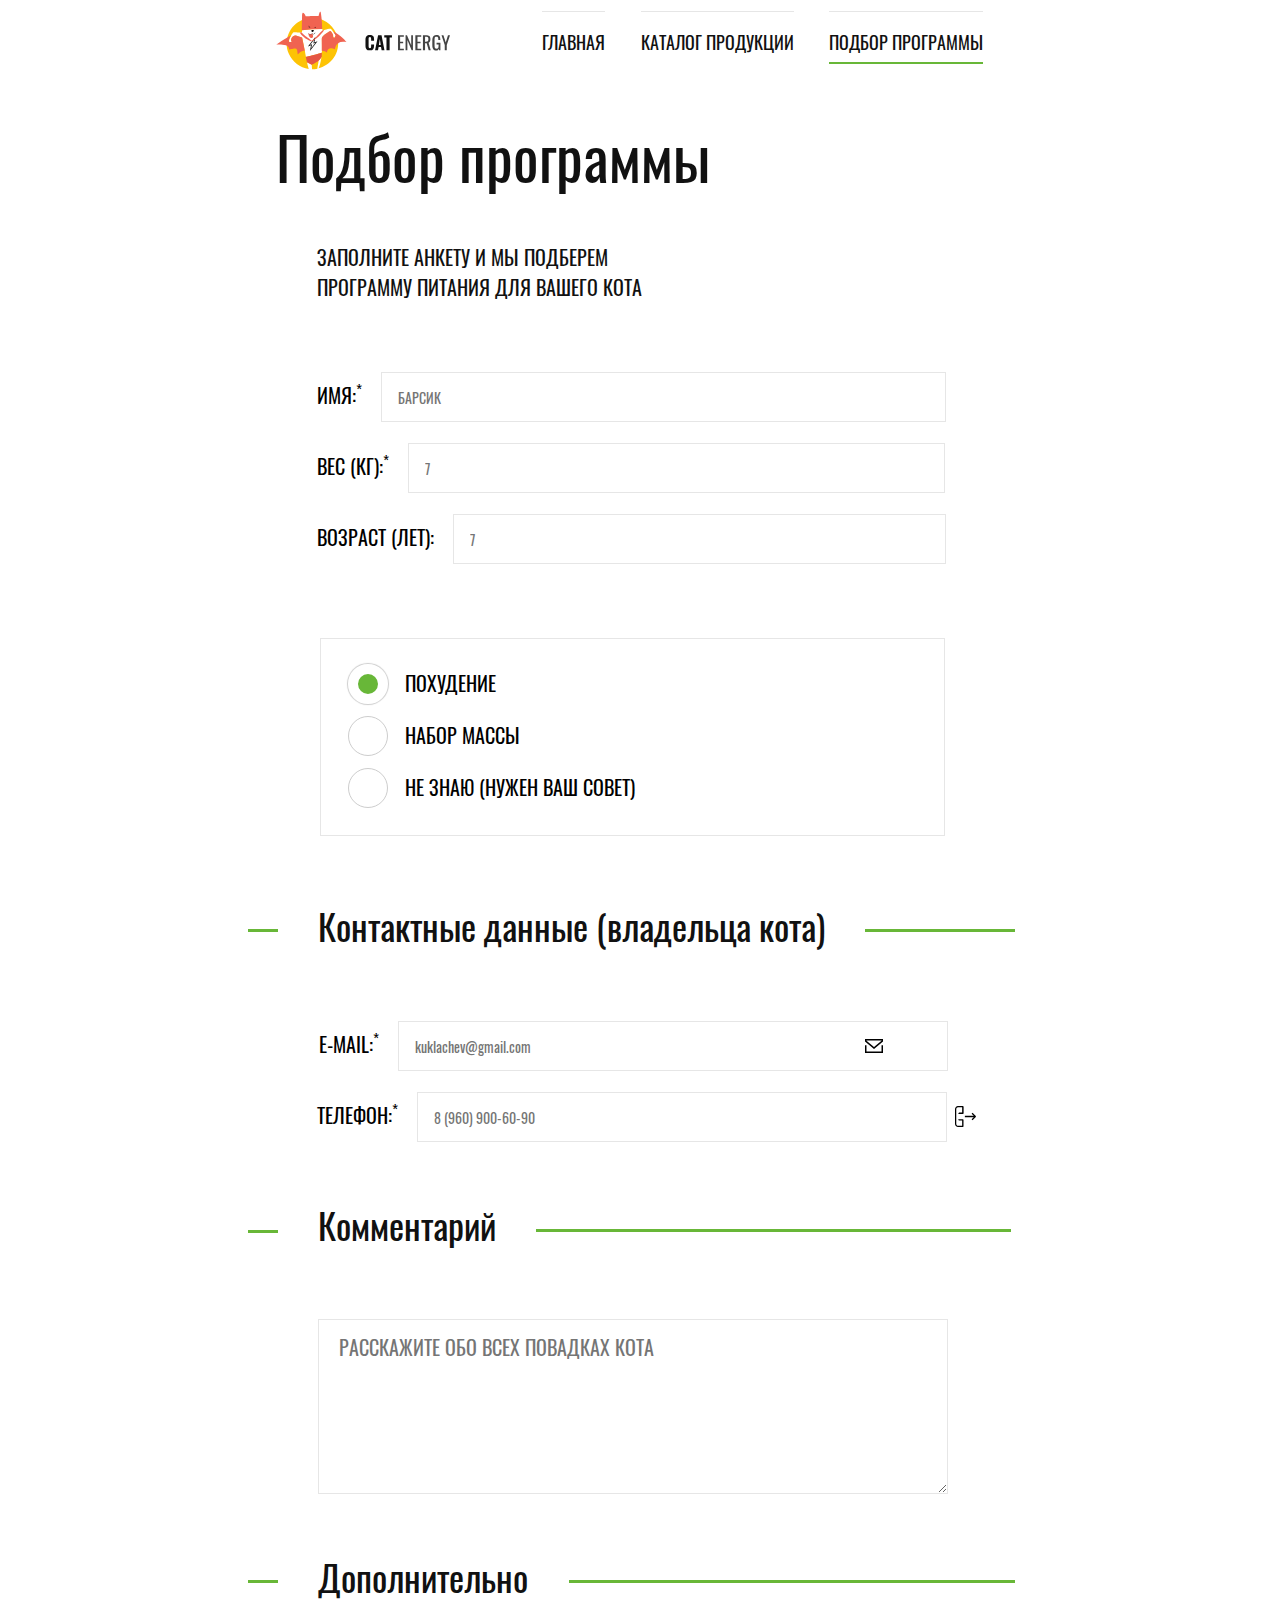
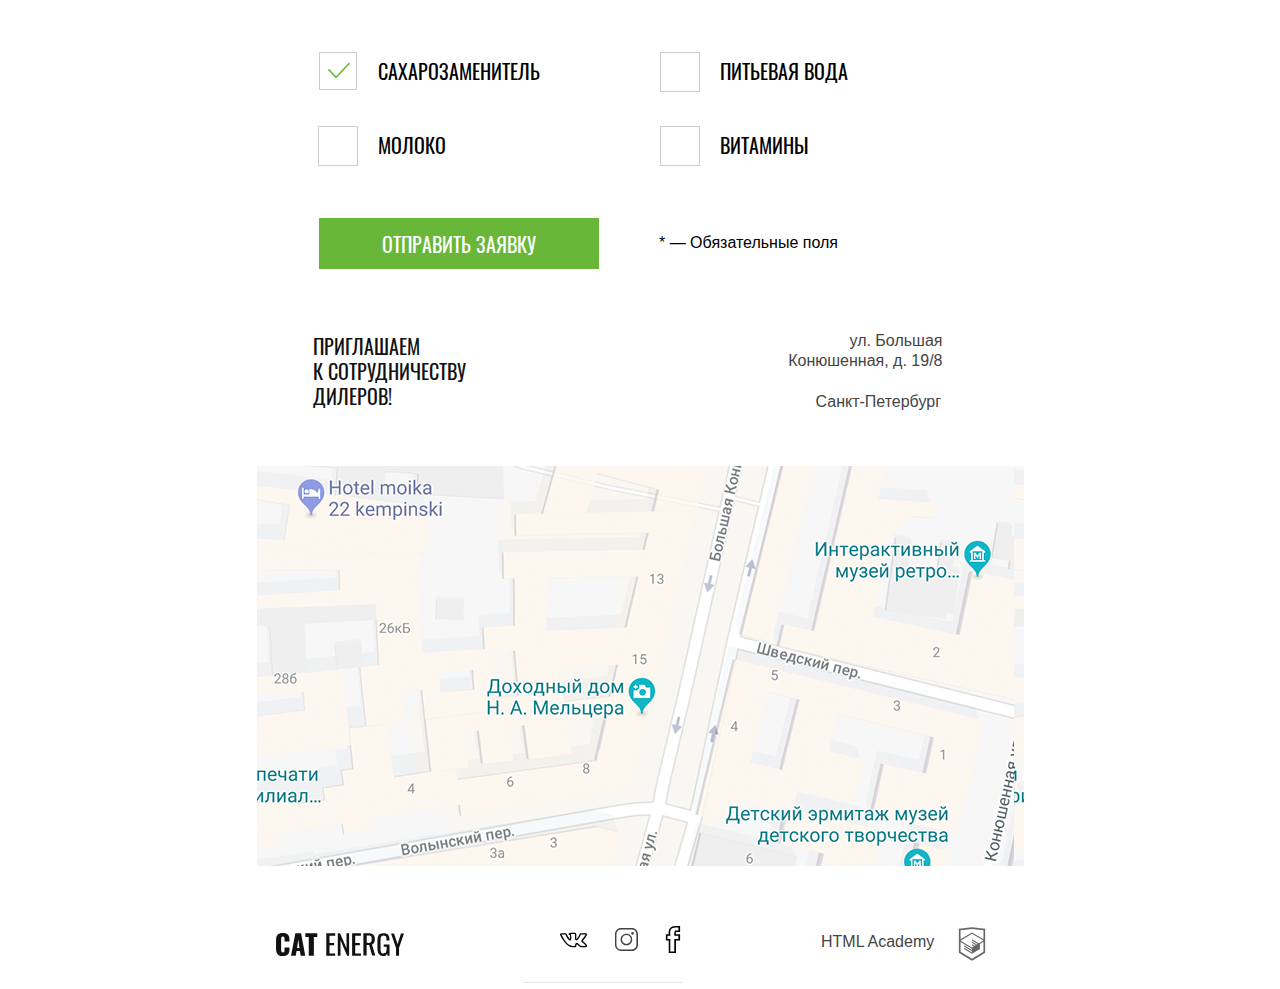
<file: form.html>
<!DOCTYPE html>
<html lang="ru">
  <head>
    <meta charset="utf-8">
    <title>HTML Academy: Кэт энерджи</title>
    <link rel="stylesheet" href="css/style.min.css">
    <link rel="preload" href="/fonts/oswaldmedium.woff2" as="font">
    <link rel="preload" href="/fonts/oswaldregular.woff2" as="font">
    <meta name="viewport" content="width=device-width, initial-scale=1">
    <script src="js/picturefill.min.js"></script>
  </head>
  <body>
      <div style="display: none">
        <svg xmlns="http://www.w3.org/2000/svg" xmlns:xlink="http://www.w3.org/1999/xlink"><symbol id="icon-cat-pro-tablet" viewbox="0 0 134 56">
  <g>
    <path d="M123.1,5.8c1.2-1.9,2.7-3.4,4.5-4.6c1-0.7,1.6-0.7,2.2,0.6c0.8,1.9,1.5,3.9,0.9,6c-0.2,0.8-0.1,1.4,0.4,2.1
    c0.6,0.8,1.1,1.6,1.6,2.3c1.3,1.9,1.8,3.9,0.9,6.2c-0.4,1-0.4,2-0.2,3.1c0.2,1,0.2,2,0,3c-0.3,1.6-1.1,2.7-2.7,3.2
    c-1.3,0.3-2.4,0.9-3.2,2c-0.2,0.3-0.5,0.5-0.9,0.5c-1.2,0.2-4.2-2.5-4.2-3.7c0-0.2,0-0.4,0-0.6c0.1-3.6-0.1-3.9-3.4-5.4
    c-0.7-0.3-1.3-0.6-1.8-1.2c-0.6-0.8-1.4-0.7-2.3-0.4c-0.8,0.4-1.4,0.9-1.3,1.9c0.3,2.4,0.4,4.8,0.3,7.3c0,0.3,0.1,0.6,0.2,0.8
    c3.1,4.5,4.3,9.8,5.8,14.9c1.2,3.9,3.4,6,7.4,6.3c0.6,0,1.3,0.2,1.9,0.3c1.8,0.3,2.9,1.5,3.4,3.2c0.7,2.1,0.3,2.6-1.8,2.6
    c-2.2,0-4.3,0-6.5,0c-0.9,0-1.6-0.2-2.3-0.8c-1-1-2.2-1.4-3.4-2c-1.3-0.6-2.6-1.3-3.4-2.6c-1.1-1.7-2.6-3.1-4-4.5
    c-2.8-2.9-5.8-5.7-8.4-8.7c-1.9-2.2-3.2-4.6-3.2-7.6c0-0.9-0.2-1.3-1.2-0.9c-0.3,0.2-0.7,0.3-1,0.3c-2.8,0-4.2,1.7-5.2,4.2
    c-0.9,2.1-2.1,4.1-3.2,6.2C88.5,40.9,88,42.4,88,44c0,2.4,0.6,3.2,2.8,4c1.4,0.5,2.7,1,3.4,2.4c0.8,1.6,0.6,2-1.1,2.1
    c-2.3,0-4.5,0-6.8,0c-0.9,0-1.5-0.3-1.9-1.1c-0.6-1-1.2-2-1.8-3c-1-1.7-1.4-3.4-0.7-5.4c0.6-1.7,0.3-3.6,0.1-5.3
    c-0.4-2.6,0-4.9,1.7-7c0.6-0.7,0.6-1-0.4-1.2c-4.1-0.8-8-2.3-11.8-4.1c0,0-0.1,0-0.1-0.1c-3.2-1.2-3.8-1-4.7,2.3
    c-0.8,2.8-1.6,5.6-2.2,8.5c-0.7,3.2,0.1,6.2,1.1,9.2c0.4,1.2,1.6,1.1,2.5,1.4c2,0.6,3.7,1.4,4.5,3.5c0.7,1.6,0.6,1.8-1.1,1.8
    c-1.7,0-3.4-0.1-5.2,0c-1.6,0.1-2.8-0.5-4.2-1.4c-4.8-3.2-6.2-8.1-6.6-13.4c-0.2-3.3-2-5.9-4.1-8.4c-0.4-0.5-0.8-0.7-1.4-0.3
    c-2.1,1.3-4.5,2.1-6.7,3c-4.8,1.8-9,4.6-12.2,8.8c-1.2,1.5-1.9,3.2-2.2,5.1c-0.3,1.8,0.2,2.6,2,3.1c1.9,0.6,2.7,1.5,2.9,3.4
    c0.1,0.8-0.2,1.2-1,1.2c-2.7,0-5.4,0-8.1,0c-0.6,0-1-0.4-1.3-0.8c-1.3-1.6-1.9-3.5-1.9-5.5c-0.1-3.5,0.3-6.9,0.9-10.3
    c0.4-2.1,1.4-3.8,3.4-4.8c5.9-2.8,9-8.1,11.8-13.6c0.6-1.1,0.1-1.3-0.9-1.2c-2.9,0.3-5.4,1.6-7.7,3.2c-3,2.1-5.7,4.6-8.3,7.1
    c-2.9,2.7-6.2,4.6-10.3,4.9C3.1,32.5-0.3,28.4,0,21.8c0.1-2.3,0.9-4.4,2.4-6.1c1.2-1.3,2.6-2,4.5-1.5c1.5,0.4,1.9,1.2,1.3,2.7
    c-0.3,0.6-0.7,1.1-1,1.7c-0.4,0.6-0.8,1.3-1,2c-1.1,3,0.4,5.1,3.5,5.4c3.3,0.3,6-1.1,8.5-3.1c3-2.4,5.7-5.2,8-8.3
    c3.7-4.8,8.5-7.3,14.4-8.1c2.3-0.3,4.3-1.3,6.5-1.9c4.1-1.2,8.3-1.9,12.7-1.8c2,0.1,3.9-0.3,5.8-1.1c4.9-2,10-2,15.1-1
    c4,0.8,8,1.8,11.9,2.8c2.2,0.5,4.7,0.3,7-0.2c4.4-1,8.9-1.9,13.4-2c3-0.1,5.9,0.4,8.6,1.7C123.6,3.9,123.6,3.9,123.1,5.8z"></path>
  </g>
</symbol><symbol id="icon-cat-pro" viewbox="0 0 134 56">
  <g>
    <path d="M123.1,5.8c1.2-1.9,2.7-3.4,4.5-4.6c1-0.7,1.6-0.7,2.2,0.6c0.8,1.9,1.5,3.9,0.9,6c-0.2,0.8-0.1,1.4,0.4,2.1
    c0.6,0.8,1.1,1.6,1.6,2.3c1.3,1.9,1.8,3.9,0.9,6.2c-0.4,1-0.4,2-0.2,3.1c0.2,1,0.2,2,0,3c-0.3,1.6-1.1,2.7-2.7,3.2
    c-1.3,0.3-2.4,0.9-3.2,2c-0.2,0.3-0.5,0.5-0.9,0.5c-1.2,0.2-4.2-2.5-4.2-3.7c0-0.2,0-0.4,0-0.6c0.1-3.6-0.1-3.9-3.4-5.4
    c-0.7-0.3-1.3-0.6-1.8-1.2c-0.6-0.8-1.4-0.7-2.3-0.4c-0.8,0.4-1.4,0.9-1.3,1.9c0.3,2.4,0.4,4.8,0.3,7.3c0,0.3,0.1,0.6,0.2,0.8
    c3.1,4.5,4.3,9.8,5.8,14.9c1.2,3.9,3.4,6,7.4,6.3c0.6,0,1.3,0.2,1.9,0.3c1.8,0.3,2.9,1.5,3.4,3.2c0.7,2.1,0.3,2.6-1.8,2.6
    c-2.2,0-4.3,0-6.5,0c-0.9,0-1.6-0.2-2.3-0.8c-1-1-2.2-1.4-3.4-2c-1.3-0.6-2.6-1.3-3.4-2.6c-1.1-1.7-2.6-3.1-4-4.5
    c-2.8-2.9-5.8-5.7-8.4-8.7c-1.9-2.2-3.2-4.6-3.2-7.6c0-0.9-0.2-1.3-1.2-0.9c-0.3,0.2-0.7,0.3-1,0.3c-2.8,0-4.2,1.7-5.2,4.2
    c-0.9,2.1-2.1,4.1-3.2,6.2C88.5,40.9,88,42.4,88,44c0,2.4,0.6,3.2,2.8,4c1.4,0.5,2.7,1,3.4,2.4c0.8,1.6,0.6,2-1.1,2.1
    c-2.3,0-4.5,0-6.8,0c-0.9,0-1.5-0.3-1.9-1.1c-0.6-1-1.2-2-1.8-3c-1-1.7-1.4-3.4-0.7-5.4c0.6-1.7,0.3-3.6,0.1-5.3
    c-0.4-2.6,0-4.9,1.7-7c0.6-0.7,0.6-1-0.4-1.2c-4.1-0.8-8-2.3-11.8-4.1c0,0-0.1,0-0.1-0.1c-3.2-1.2-3.8-1-4.7,2.3
    c-0.8,2.8-1.6,5.6-2.2,8.5c-0.7,3.2,0.1,6.2,1.1,9.2c0.4,1.2,1.6,1.1,2.5,1.4c2,0.6,3.7,1.4,4.5,3.5c0.7,1.6,0.6,1.8-1.1,1.8
    c-1.7,0-3.4-0.1-5.2,0c-1.6,0.1-2.8-0.5-4.2-1.4c-4.8-3.2-6.2-8.1-6.6-13.4c-0.2-3.3-2-5.9-4.1-8.4c-0.4-0.5-0.8-0.7-1.4-0.3
    c-2.1,1.3-4.5,2.1-6.7,3c-4.8,1.8-9,4.6-12.2,8.8c-1.2,1.5-1.9,3.2-2.2,5.1c-0.3,1.8,0.2,2.6,2,3.1c1.9,0.6,2.7,1.5,2.9,3.4
    c0.1,0.8-0.2,1.2-1,1.2c-2.7,0-5.4,0-8.1,0c-0.6,0-1-0.4-1.3-0.8c-1.3-1.6-1.9-3.5-1.9-5.5c-0.1-3.5,0.3-6.9,0.9-10.3
    c0.4-2.1,1.4-3.8,3.4-4.8c5.9-2.8,9-8.1,11.8-13.6c0.6-1.1,0.1-1.3-0.9-1.2c-2.9,0.3-5.4,1.6-7.7,3.2c-3,2.1-5.7,4.6-8.3,7.1
    c-2.9,2.7-6.2,4.6-10.3,4.9C3.1,32.5-0.3,28.4,0,21.8c0.1-2.3,0.9-4.4,2.4-6.1c1.2-1.3,2.6-2,4.5-1.5c1.5,0.4,1.9,1.2,1.3,2.7
    c-0.3,0.6-0.7,1.1-1,1.7c-0.4,0.6-0.8,1.3-1,2c-1.1,3,0.4,5.1,3.5,5.4c3.3,0.3,6-1.1,8.5-3.1c3-2.4,5.7-5.2,8-8.3
    c3.7-4.8,8.5-7.3,14.4-8.1c2.3-0.3,4.3-1.3,6.5-1.9c4.1-1.2,8.3-1.9,12.7-1.8c2,0.1,3.9-0.3,5.8-1.1c4.9-2,10-2,15.1-1
    c4,0.8,8,1.8,11.9,2.8c2.2,0.5,4.7,0.3,7-0.2c4.4-1,8.9-1.9,13.4-2c3-0.1,5.9,0.4,8.6,1.7C123.6,3.9,123.6,3.9,123.1,5.8z"></path>
  </g>
</symbol><symbol id="icon-cat-slim-tablet" viewbox="0 0 70 97">
  <g>
    <path d="M54.8,0c-0.1,0-0.3,0-0.4,0c-0.7,0.4-1.1,0.9-1.4,1.6c-0.6,1.1-1,2.3-1.3,3.4c-0.2,0.8-0.7,1.2-1.5,1.3
    c-2.3,0.4-4,1.7-5.2,3.7c-0.7,1.3-1.3,2.6-1.8,3.9c-1.4,3.7-2.5,7.5-3.8,11.2C38.7,27,38.6,27,36.7,27c-2.3,0-2.1-0.4-2.1,2.1
    c0,0.8,0.2,1.2,1.1,1.2c0.3,0,0.7-0.1,0.8,0.2c0.1,0.3-0.2,0.5-0.4,0.7c-1.2,1.3-2.7,2-4.3,2.4c-1.9,0.5-3.8,0.9-5.7,1.5
    c-4.7,1.6-9.1,3.8-12.6,7.6c-2.1,2.3-3.5,5-4.7,7.8C5,59.2,3.2,68.3,1.8,77.5c-0.6,4.3-1.1,8.6-1.5,13C0.2,92.7,0,94.8,0,97
    c11.1,0,22.2,0,33.3,0c0.1-0.5-0.1-0.9-0.2-1.3c-0.7-1.8-2.1-2.7-3.8-3.1c-0.7-0.2-0.8-0.4-0.4-0.9c0.7-0.9,1.2-2,1.6-3.1
    c1.6-4.8,2.3-9.8,3.1-14.8C34.2,70,35.1,66.4,37,63c1.5-2.5,3.3-4.6,5.6-6.4c0.8-0.6,0.9-0.6,1,0.4c0.1,0.7,0.1,1.4,0.2,2.2
    c0.3,4.7,0.3,9.5-0.2,14.2c-0.3,3.7-0.5,7.4-0.2,11c0.4,4.3,1.2,8.4,2.2,12.6c4.4,0,8.9,0,13.3,0c-0.3-2.2-2.1-4-4.2-4.4
    c-1.3-0.2-2.5-0.1-3.8,0.2c-0.6,0.1-0.8,0-0.9-0.6c-0.4-5.3-0.1-10.6,1-15.8c1.3-6,2.4-12.1,3.1-18.2c0.3-2.5,1-4.8,2.3-7
    c1.2-2.1,2.2-4.3,3.4-6.5c0.9-1.7,1.1-3.4,0.4-5.2c-0.3-0.7-0.5-1.4-0.9-2.1c-1-2-2-3.9-2.9-5.9c-0.5-1-0.4-1.1,0.7-1.1
    c1.6,0,1.6,0,1.7-1.6c0-0.2,0-0.4,0-0.7c0-0.7-0.3-1.1-1-1c-0.5,0-1,0-1.5,0c-0.7,0-0.9-0.3-0.7-1c0.6-2.3,2.8-4.1,5.1-4.4
    c2.2-0.3,4.4,0,6.6,0.4c0.6,0.1,1,0,1.3-0.6c0.4-1,0.8-2,1.3-3c0.2-0.4,0.2-0.8-0.1-1.1C66.6,13.2,63.1,9.4,58.4,7
    c-0.5-0.3-0.8-0.6-0.9-1.1c-0.3-1.4-0.7-2.8-1.3-4.2C55.9,1,55.6,0.4,54.8,0z"></path>
  </g>
</symbol><symbol id="icon-cat-slim" viewbox="0 0 70 97">
  <g>
    <path d="M54.8,0c-0.1,0-0.3,0-0.4,0c-0.7,0.4-1.1,0.9-1.4,1.6c-0.6,1.1-1,2.3-1.3,3.4c-0.2,0.8-0.7,1.2-1.5,1.3
    c-2.3,0.4-4,1.7-5.2,3.7c-0.7,1.3-1.3,2.6-1.8,3.9c-1.4,3.7-2.5,7.5-3.8,11.2C38.7,27,38.6,27,36.7,27c-2.3,0-2.1-0.4-2.1,2.1
    c0,0.8,0.2,1.2,1.1,1.2c0.3,0,0.7-0.1,0.8,0.2c0.1,0.3-0.2,0.5-0.4,0.7c-1.2,1.3-2.7,2-4.3,2.4c-1.9,0.5-3.8,0.9-5.7,1.5
    c-4.7,1.6-9.1,3.8-12.6,7.6c-2.1,2.3-3.5,5-4.7,7.8C5,59.2,3.2,68.3,1.8,77.5c-0.6,4.3-1.1,8.6-1.5,13C0.2,92.7,0,94.8,0,97
    c11.1,0,22.2,0,33.3,0c0.1-0.5-0.1-0.9-0.2-1.3c-0.7-1.8-2.1-2.7-3.8-3.1c-0.7-0.2-0.8-0.4-0.4-0.9c0.7-0.9,1.2-2,1.6-3.1
    c1.6-4.8,2.3-9.8,3.1-14.8C34.2,70,35.1,66.4,37,63c1.5-2.5,3.3-4.6,5.6-6.4c0.8-0.6,0.9-0.6,1,0.4c0.1,0.7,0.1,1.4,0.2,2.2
    c0.3,4.7,0.3,9.5-0.2,14.2c-0.3,3.7-0.5,7.4-0.2,11c0.4,4.3,1.2,8.4,2.2,12.6c4.4,0,8.9,0,13.3,0c-0.3-2.2-2.1-4-4.2-4.4
    c-1.3-0.2-2.5-0.1-3.8,0.2c-0.6,0.1-0.8,0-0.9-0.6c-0.4-5.3-0.1-10.6,1-15.8c1.3-6,2.4-12.1,3.1-18.2c0.3-2.5,1-4.8,2.3-7
    c1.2-2.1,2.2-4.3,3.4-6.5c0.9-1.7,1.1-3.4,0.4-5.2c-0.3-0.7-0.5-1.4-0.9-2.1c-1-2-2-3.9-2.9-5.9c-0.5-1-0.4-1.1,0.7-1.1
    c1.6,0,1.6,0,1.7-1.6c0-0.2,0-0.4,0-0.7c0-0.7-0.3-1.1-1-1c-0.5,0-1,0-1.5,0c-0.7,0-0.9-0.3-0.7-1c0.6-2.3,2.8-4.1,5.1-4.4
    c2.2-0.3,4.4,0,6.6,0.4c0.6,0.1,1,0,1.3-0.6c0.4-1,0.8-2,1.3-3c0.2-0.4,0.2-0.8-0.1-1.1C66.6,13.2,63.1,9.4,58.4,7
    c-0.5-0.3-0.8-0.6-0.9-1.1c-0.3-1.4-0.7-2.8-1.3-4.2C55.9,1,55.6,0.4,54.8,0z"></path>
  </g>
</symbol><symbol id="icon-close" viewbox="0 0 18 18">
  <polygon points="18,1.3 16.7,0 9,7.7 1.3,0 0,1.3 7.7,9 0,16.7 1.3,18 9,10.3 16.7,18 18,16.7 10.3,9 "></polygon>
</symbol><symbol id="icon-fb" viewbox="0 0 10 19">
<path d="M7.1,19H2v-8.8H0V5.8h1.9C1.8,3.8,2.1,2.4,3,1.4C3.8,0.5,5,0.1,6.5,0H10v4.2H7.2C7.1,4.4,7,5,7,5.8h3v4.4H7.1V19z M3.1,18
h2.8V9.1h2.9V6.8H5.9V6.3c0-1.4,0-2.6,0.7-3.1l0.1-0.1h2.1V1H6.5c-1.2,0.1-2,0.4-2.6,1c-0.8,0.8-1,2.3-0.8,4.2l0.1,0.6H1.1v2.3h2V18
z"></path>
</symbol><symbol id="icon-gift" viewbox="0 0 55.5 60">
  <path d="M52.3,12.2h-7c0.5-0.7,0.8-1.4,1.1-2.2c0.6-2,0.4-4.1-0.6-5.9c-1-1.8-2.6-3.1-4.6-3.7c-2-0.6-4.1-0.4-5.9,0.6
  c-3.6,2-6.2,6.1-7.6,9c-1.4-2.9-4-7.1-7.6-9c-3.8-2-8.5-0.6-10.5,3.1c-1.4,2.7-1.2,5.8,0.5,8.1h-7c-1.7,0-3.1,1.4-3.1,3.1v9.4
  c0,1.7,1.4,3.1,3.1,3.1H4v26.1c0,3.3,2.7,6,6,6h35.5c3.3,0,6-2.7,6-6V27.8h0.8c1.7,0,3.1-1.4,3.1-3.1v-9.4
  C55.5,13.6,54.1,12.2,52.3,12.2z M36.5,3c1.3-0.7,2.7-0.8,4.1-0.4C41.9,3,43,3.9,43.7,5.2c0.7,1.3,0.8,2.7,0.4,4.1
  c-0.4,1.2-1.1,2.2-2.2,2.9H29.4C30.5,9.6,33,5,36.5,3z M11.7,5.2C13.2,2.6,16.4,1.6,19,3c3.5,1.9,6,6.6,7.1,9.1H13.5
  C11.2,10.7,10.4,7.6,11.7,5.2z M26.5,27.8v13.7H6.4V27.8H26.5z M6.4,53.9v-10h20.2v13.7H10C8,57.6,6.4,55.9,6.4,53.9z M45.5,57.6
  H28.9V43.9h20.2v10C49.1,55.9,47.5,57.6,45.5,57.6z M49.1,41.5H28.9V27.8h20.2V41.5z M53.1,24.7c0,0.4-0.3,0.7-0.7,0.7h-2
  c0,0,0,0,0,0s0,0,0,0H27.7c0,0,0,0,0,0s0,0,0,0H5.2c0,0,0,0,0,0s0,0,0,0h-2c-0.4,0-0.7-0.3-0.7-0.7v-9.4c0-0.4,0.3-0.7,0.7-0.7h49.2
  c0.4,0,0.7,0.3,0.7,0.7V24.7z"></path>
</symbol><symbol id="icon-insta" viewbox="0 0 16.1 16">
<style type="text/css">
.st0{fill:#231F20;}
</style>
<path class="st0" d="M11.8,1C13.6,1,15,2.4,15,4.2v7.7c0,1.7-1.4,3.1-3.1,3.1H4.2C2.4,15,1,13.6,1,11.8V4.2C1,2.4,2.4,1,4.2,1H11.8
M11.8,0H4.2C1.9,0,0,1.9,0,4.2v7.7C0,14.1,1.9,16,4.2,16h7.7c2.3,0,4.2-1.9,4.2-4.2V4.2C16,1.9,14.1,0,11.8,0z"></path>
<path class="st0" d="M8,4.9c1.7,0,3.1,1.4,3.1,3.1S9.7,11.1,8,11.1S4.9,9.7,4.9,8S6.3,4.9,8,4.9 M8,3.9C5.7,3.9,3.9,5.7,3.9,8
s1.8,4.1,4.1,4.1s4.1-1.8,4.1-4.1S10.3,3.9,8,3.9z"></path>
<circle class="st0" cx="12.3" cy="3.7" r="0.9"></circle>
</symbol><symbol id="icon-mail" viewbox="0 0 17 13">
  <path d="M15.6,11.6H1.4V5.8H0V13h17V5.8h-1.4V11.6z M0,0v2.3l8.5,7.1L17,2.3V0H0z M15.6,1.6L8.5,7.5L1.4,1.6V1.4h14.2L15.6,1.6z"></path>
</symbol><symbol id="icon-mobile-menu" viewbox="0 0 24 18">
  <rect y="16" width="24" height="2"></rect>
  <rect y="8" width="24" height="2"></rect>
  <rect width="24" height="2"></rect>
</symbol><symbol id="icon-phone" viewbox="0 0 20 20">
  <path d="M17.9,9.4H9.4v1.2h8.5l-2.1,2.1l0.9,0.9l3.1-3.1c0.2-0.2,0.2-0.6,0-0.9l-3.1-3.1l-0.9,0.9L17.9,9.4z"></path>
  <path d="M8.1,19.4v-6.2c0-0.3-0.3-0.6-0.6-0.6H4.4l0,0H3.1l0,0c0,0.7,0.6,1.2,1.2,1.2h2.5v5H3.1c-1,0.1-1.8-0.7-1.9-1.7
  c0-0.1,0-0.1,0-0.2V3.1c0-1,0.8-1.8,1.7-1.8c0.1,0,0.1,0,0.2,0h3.7v5H4.4c-0.7,0-1.2,0.6-1.2,1.2h4.4c0.3,0,0.6-0.3,0.6-0.6V0.6
  C8.1,0.3,7.8,0,7.5,0H3.1C1.5-0.1,0.1,1.2,0,2.9C0,3,0,3.1,0,3.1v13.7c-0.1,1.7,1.2,3.1,2.9,3.1c0.1,0,0.2,0,0.2,0h4.4
  C7.8,20,8.1,19.7,8.1,19.4z"></path>
</symbol><symbol id="icon-plus-mobile" viewbox="0 0 30 30">
  <style type="text/css">
    .st0 {
      fill: #231F20;
    }
  </style>
  <polygon class="st0" points="30,14 16,14 16,0 14,0 14,14 0,14 0,16 14,16 14,30 16,30 16,16 30,16 "></polygon>
</symbol><symbol id="icon-plus" viewbox="0 0 60 60">
  <style type="text/css">
    .st0 {
      fill: #231F20;
    }
  </style>
  <polygon class="st0" points="60,29.5 30.5,29.5 30.5,0 29.5,0 29.5,29.5 0,29.5 0,30.5 29.5,30.5 29.5,60 30.5,60 30.5,30.5
  60,30.5 "></polygon>
</symbol><symbol id="icon-right-arrow-long" viewbox="0 0 24.2 11">
  <style type="text/css">
  </style>
  <polygon class="st0" points="17.6,0 24.2,5.5 17.6,11 17.6,6.6 0,6.6 0,4.4 17.6,4.4 "></polygon>
</symbol><symbol id="icon-right-arrow-verylong" viewbox="0 0 32 11">
  <style type="text/css">
    .st0 {
      fill: #3F4242;
    }
  </style>
  <polygon class="st0" points="25.4,0 32,5.5 25.4,11 25.4,6.6 0,6.6 0,4.4 25.4,4.4 "></polygon>
</symbol><symbol id="icon-tick" viewbox="0 0 21.1 15.5">
  <polygon fill="#68b738" points="20.1,0 7.7,13.3 1,6.1 0,7.2 7.6,15.4 7.7,15.5 21,1.2 21.1,1.1 "></polygon>
</symbol><symbol id="icon-vk" viewbox="0 0 22 12">
<path d="M17.6,12c-0.3,0-0.9-0.1-1.5-0.5c-0.5-0.3-0.9-0.7-1.3-1.2c-0.3-0.3-0.9-0.9-1.1-0.9c-0.2,0.1-0.4,0.7-0.3,1.2
c0,0.1,0,0.6-0.3,0.9c-0.3,0.3-0.8,0.4-0.9,0.4h-1.4c-0.7,0-3.2-0.2-5.4-2.3C2.5,7.1,0.2,2.2,0.1,2C0,1.6-0.1,1.2,0.2,0.9
s0.8-0.4,1-0.4h3.1c0.1,0,0.4,0.1,0.7,0.3C5.3,1,5.4,1.3,5.5,1.4c0.7,1.5,1.5,2.8,2.6,4C8.2,5,8.3,4,8.2,3.1c0-0.4-0.1-0.8-0.2-1
C7.9,2,7.7,1.9,7.5,1.9L6.9,1.4c0-0.5,0.5-0.9,0.9-1.1C8.3,0.1,9.1,0,10.1,0h0.5c0.9,0,1.2,0.1,1.6,0.1c1.2,0.3,1.2,1.3,1.1,2.5v1.6
c0,0.3,0,0.8,0.1,1c0.2-0.1,0.6-0.5,1.5-1.9c0.6-0.9,1-1.9,1.1-2.1c0.1-0.3,0.4-0.7,1.2-0.7h3.4c0.7,0,1.2,0.2,1.3,0.7
c0.2,0.5,0.1,1.3-1.7,3.5c-0.3,0.3-0.5,0.6-0.7,0.9c-0.5,0.4-0.9,1-0.9,1.1s0.5,0.5,0.9,0.9c1.1,0.9,1.9,1.7,2.2,2.3
c0.4,0.6,0.3,1,0.2,1.3c-0.3,0.7-1.2,0.7-1.4,0.8h-2.8C17.7,12,17.6,12,17.6,12z M13.7,8.3c0.7,0,1.2,0.6,1.8,1.2
c0.4,0.4,0.7,0.8,1.1,1c0.5,0.3,1,0.3,1,0.3h2.9c0.1,0,0.3-0.1,0.4-0.1c0,0,0-0.1-0.1-0.1c-0.3-0.5-1-1.3-2-2.1
c-0.9-0.7-1.3-1.1-1.4-1.7c0-0.6,0.4-1.1,1.2-2.1c0.2-0.2,0.4-0.5,0.7-0.8c1.1-1.4,1.4-2,1.5-2.3h-3.9c0,0.4-0.5,1.5-1.1,2.4
c-1.4,2.1-2,2.4-2.5,2.4c-0.1,0-0.3,0-0.4-0.1c-0.7-0.4-0.7-1.4-0.7-2.1V3.9V2.6c0.1-1.3,0-1.3-0.3-1.4c-0.3-0.1-0.5-0.1-1.4-0.1H10
c-0.5,0-1,0-1.4,0.1l0.2,0.2c0.4,0.5,0.4,1.5,0.4,1.7c0.1,1.3,0,2.9-0.7,3.3c-0.1,0-0.2,0.1-0.4,0.1C7.5,6.5,6.8,5.8,5.6,4
C5,2.9,4.5,1.8,4.5,1.8s0-0.1-0.1-0.1S4.2,1.6,4.2,1.6H1.3H1.2c0.4,0.9,2.5,5,4.8,7.2c2,1.9,4.3,2,4.7,2h1.4c0,0,0.2,0,0.2-0.1v-0.1
c0-0.2,0-2,1.2-2.3C13.5,8.3,13.7,8.3,13.7,8.3z"></path>
</symbol></svg>
        </div>
    <header class="page-header">
      <div class="page-header__wrapper">
      <div class="page-header__logo">
      <a href="index.html" class="page-header__link">
        <picture>
          <source media="(min-width: 1300px)" srcset="img/logo-desktop.svg">
          <source media="(min-width: 768px)" srcset="img/logo-tablet.svg">
          <img class="page-header__img" src="img/logo-mobile.svg" alt="Логотип Кэт Энерджи">
            </picture>
      </a>
    </div>
    <nav class="main-nav main-nav--closed main-nav--nojs">
      <button class="main-nav__toggle" type="button">
        <span class="visually-hidden">Открыть меню</span>
      </button>
    <div class="main-nav__wrapper">
      <ul class="main-nav__list site-list">
        <li class="site-list__item ">
          <a class="site-list__link site-list__form" href="index.html">Главная</a>
        </li>
        <li class="site-list__item">
          <a class="site-list__link site-list__form" href="catalog.html">Каталог продукции</a>
        </li>
        <li class="site-list__item">
          <a class="site-list__link site-list__form site-list__form--active" href="#">Подбор программы</a>
        </li>
      </ul>
    </div>
    </nav>
  </div>
    </header>

    <main class="page-form">
      <div class="wrapper">
      <h1 class="visually-hidden">Страница подбора программы и формы данных</h1>
      <section class="form">
      <div class="form__head">
        <h2 class="form__heading">Подбор программы</h2>
        <p class="form__slogan">Заполните анкету и мы подберем программу питания для вашего кота</p>
        </div>
            <form class="form__list" action="https://echo.htmlacademy.ru" method="post">
              <div class="form__wrapper form__wrapper--desktop">
              <fieldset class="form__set form__set--info">
              <div class="form__wrapper">
                <label class="form__lable" for="petname">Имя:<sup>*</sup></label>
                <input class="form__field form__field--name" type="text" id="petname" name="petname" placeholder="БАРСИК" required="">
              </div>
              <div class="form__wrapper">
                <label class="form__lable" for="weight">Вес (кг):<sup>*</sup></label>
                <input class="form__field form__field--weight" type="text" id="weight" name="weight" placeholder="7" pattern="[0-9]+" required="">
              </div>
              <div class="form__wrapper">
                <label class="form__lable" for="age">Возраст (лет):</label>
                <input class="form__field form__field--age" type="text" id="age" name="age" pattern="[0-9]+" placeholder="7">
              </div>
              </fieldset>
              <fieldset class="form__set form__set--programm">
              <div class="form__wrapper">
                <input class="form__field form__field--radio visually-hidden" type="radio" id="weight-loss" name="form-choose" checked="">
                <label class="form__lable" for="weight-loss">Похудение</label>
              </div>
              <div class="form__wrapper">
                <input class="form__field form__field--radio visually-hidden" type="radio" id="weight-gain" name="form-choose">
                <label class="form__lable" for="weight-gain">Набор массы</label>
              </div>
              <div class="form__wrapper">
                <input class="form__field form__field--radio visually-hidden" type="radio" id="advice" name="form-choose">
                <label class="form__lable" for="advice">Не знаю (Нужен ваш совет)</label>
              </div>
              </fieldset>
              </div>
              <fieldset class="form__set form__set--contacts">
                <legend class="form__title form__title--contacts">Контактные данные (владельца кота)</legend>
                <div class="form__container">
                <div class="form__wrapper">
                  <label class="form__lable form__lable--mail" for="email">E-mail:<sup>*</sup></label>
                  <input class="form__field form__field--mail" type="email" id="email" name="email" placeholder="kuklachev@gmail.com" required="">
                  <svg version="1.1" width="18" height="14" class="form__mail-img" id="Layer_1" xmlns="http://www.w3.org/2000/svg" xmlns:xlink="http://www.w3.org/1999/xlink" x="0px" y="0px" viewBox="0 0 17 13" style="enable-background:new 0 0 17 13;" xml:space="preserve">
                    <path d="M15.6,11.6H1.4V5.8H0V13h17V5.8h-1.4V11.6z M0,0v2.3l8.5,7.1L17,2.3V0H0z M15.6,1.6L8.5,7.5L1.4,1.6V1.4h14.2L15.6,1.6z"></path>
                  </svg>
                </div>
                <div class="form__wrapper">
                  <label class="form__lable form__lable--phone" for="phone">Телефон:<sup>*</sup></label>
                  <input class="form__field form__field--phone" type="tel" id="phone" name="phone" placeholder="8 (960) 900-60-90" pattern="[0-9]{3}-[0-9]{5}" required="">
                  <svg version="1.1" width="21" height="21" class="form__phone-img" xmlns="http://www.w3.org/2000/svg" xmlns:xlink="http://www.w3.org/1999/xlink" x="0px" y="0px" viewBox="0 0 20 20" style="enable-background:new 0 0 20 20;" xml:space="preserve">
                    <path d="M17.9,9.4H9.4v1.2h8.5l-2.1,2.1l0.9,0.9l3.1-3.1c0.2-0.2,0.2-0.6,0-0.9l-3.1-3.1l-0.9,0.9L17.9,9.4z"></path>
                    <path d="M8.1,19.4v-6.2c0-0.3-0.3-0.6-0.6-0.6H4.4l0,0H3.1l0,0c0,0.7,0.6,1.2,1.2,1.2h2.5v5H3.1c-1,0.1-1.8-0.7-1.9-1.7
                    c0-0.1,0-0.1,0-0.2V3.1c0-1,0.8-1.8,1.7-1.8c0.1,0,0.1,0,0.2,0h3.7v5H4.4c-0.7,0-1.2,0.6-1.2,1.2h4.4c0.3,0,0.6-0.3,0.6-0.6V0.6
                    C8.1,0.3,7.8,0,7.5,0H3.1C1.5-0.1,0.1,1.2,0,2.9C0,3,0,3.1,0,3.1v13.7c-0.1,1.7,1.2,3.1,2.9,3.1c0.1,0,0.2,0,0.2,0h4.4
                    C7.8,20,8.1,19.7,8.1,19.4z"></path>
                  </svg>
                </div>
              </div>
              </fieldset>
              <fieldset class="form__set form__set--comments">
                <legend class="form__title form__title--comments">Комментарий</legend>
                <textarea class="form__field form__field--textarea" name="comment" id="comment" cols="30" rows="10" placeholder="РАССКАЖИТЕ ОБО ВСЕХ ПОВАДКАХ КОТА"></textarea>
              </fieldset>
              <fieldset class="form__set form__set--addition">
                <legend class="form__title form__title--addition">Дополнительно</legend>
                <div class=" form__feutures">
                <div class="form__wrapper form__wrapper--checkbox">
                <input class="form__field form__field--checkbox visually-hidden" type="checkbox" id="sugar" name="sugar" checked="">
                <label class="form__lable form__lable--sugar" for="sugar">Сахарозаменитель</label>
                </div>
                <div class="form__wrapper form__wrapper--checkbox">
                <input class="form__field form__field--checkbox visually-hidden" type="checkbox" id="water" name="water">
                <label class="form__lable form__lable--water" for="water">Питьевая вода</label>
                </div>
                <div class="form__wrapper form__wrapper--checkbox">
                <input class="form__field form__field--checkbox visually-hidden" type="checkbox" id="milk" name="milk">
                <label class="form__lable form__lable--milk" for="milk">Молоко</label>
                </div>
                <div class="form__wrapper form__wrapper--checkbox ">
                <input class="form__field form__field--checkbox visually-hidden" type="checkbox" id="vitamins" name="vitamins">
                <label class="form__lable form__lable--vitamins" for="vitamins">Витамины</label>
                </div>
                </div>
              </fieldset>
              <div class="form__order">
              <button class="form__btn" type="submit">Отправить заявку</button>
              <p class="form__required">* — Обязательные поля</p>
            </div>
            </form>
          </section>
        </div>

        <div class="partnership">
          <p class="partnership__offer">приглашаем <br>к сотрудничеству дилеров!</p>
          <div class="partnership__container">
          <span class="partnership__adress">ул. Большая Конюшенная, д. 19/8</span>
          <span class="partnership__city">Санкт-Петербург</span>
          </div>
        </div>
          <div class="map">
            <iframe class="map__interactive" src="https://www.google.com/maps/embed?pb=!1m18!1m12!1m3!1d1998.6036253003035!2d30.320858716011124!3d59.93871916905429!2m3!1f0!2f0!3f0!3m2!1i1024!2i768!4f13.1!3m3!1m2!1s0x4696310fca145cc1%3A0x42b32648d8238007!2z0JHQvtC70YzRiNCw0Y8g0JrQvtC90Y7RiNC10L3QvdCw0Y8g0YPQuy4sIDE5LzgsINCh0LDQvdC60YIt0J_QtdGC0LXRgNCx0YPRgNCzLCAxOTExODY!5e0!3m2!1sru!2sru!4v1564326542980!5m2!1sru!2sru" allowfullscreen=""></iframe>
          </div>

        </main>

    <footer class="page-footer">
      <div class="page-footer__logo">
          <a href="index.html" class="page-footer__link">
            <img class="page-footer__img" src="img/logo-footer.svg" width="128" height="24" alt="Логотип Кэт Энерджи">
          </a>
      </div>
      <div class="page-footer__social social">
          <ul class="social__list">
            <li class="social__item">
              <a class="social__link social__link--vkontakte" href="#" aria-label="Ссылка на страницу кэт энерджи в вк">
                <svg class="img-vk" version="1.1" width="22" height="12" xmlns="http://www.w3.org/2000/svg" xmlns:xlink="http://www.w3.org/1999/xlink" x="0px" y="0px" viewBox="0 0 22 12" style="enable-background:new 0 0 22 12;" xml:space="preserve">
                <path d="M17.6,12c-0.3,0-0.9-0.1-1.5-0.5c-0.5-0.3-0.9-0.7-1.3-1.2c-0.3-0.3-0.9-0.9-1.1-0.9c-0.2,0.1-0.4,0.7-0.3,1.2
                c0,0.1,0,0.6-0.3,0.9c-0.3,0.3-0.8,0.4-0.9,0.4h-1.4c-0.7,0-3.2-0.2-5.4-2.3C2.5,7.1,0.2,2.2,0.1,2C0,1.6-0.1,1.2,0.2,0.9
                s0.8-0.4,1-0.4h3.1c0.1,0,0.4,0.1,0.7,0.3C5.3,1,5.4,1.3,5.5,1.4c0.7,1.5,1.5,2.8,2.6,4C8.2,5,8.3,4,8.2,3.1c0-0.4-0.1-0.8-0.2-1
                C7.9,2,7.7,1.9,7.5,1.9L6.9,1.4c0-0.5,0.5-0.9,0.9-1.1C8.3,0.1,9.1,0,10.1,0h0.5c0.9,0,1.2,0.1,1.6,0.1c1.2,0.3,1.2,1.3,1.1,2.5v1.6
                c0,0.3,0,0.8,0.1,1c0.2-0.1,0.6-0.5,1.5-1.9c0.6-0.9,1-1.9,1.1-2.1c0.1-0.3,0.4-0.7,1.2-0.7h3.4c0.7,0,1.2,0.2,1.3,0.7
                c0.2,0.5,0.1,1.3-1.7,3.5c-0.3,0.3-0.5,0.6-0.7,0.9c-0.5,0.4-0.9,1-0.9,1.1s0.5,0.5,0.9,0.9c1.1,0.9,1.9,1.7,2.2,2.3
                c0.4,0.6,0.3,1,0.2,1.3c-0.3,0.7-1.2,0.7-1.4,0.8h-2.8C17.7,12,17.6,12,17.6,12z M13.7,8.3c0.7,0,1.2,0.6,1.8,1.2
                c0.4,0.4,0.7,0.8,1.1,1c0.5,0.3,1,0.3,1,0.3h2.9c0.1,0,0.3-0.1,0.4-0.1c0,0,0-0.1-0.1-0.1c-0.3-0.5-1-1.3-2-2.1
                c-0.9-0.7-1.3-1.1-1.4-1.7c0-0.6,0.4-1.1,1.2-2.1c0.2-0.2,0.4-0.5,0.7-0.8c1.1-1.4,1.4-2,1.5-2.3h-3.9c0,0.4-0.5,1.5-1.1,2.4
                c-1.4,2.1-2,2.4-2.5,2.4c-0.1,0-0.3,0-0.4-0.1c-0.7-0.4-0.7-1.4-0.7-2.1V3.9V2.6c0.1-1.3,0-1.3-0.3-1.4c-0.3-0.1-0.5-0.1-1.4-0.1H10
                c-0.5,0-1,0-1.4,0.1l0.2,0.2c0.4,0.5,0.4,1.5,0.4,1.7c0.1,1.3,0,2.9-0.7,3.3c-0.1,0-0.2,0.1-0.4,0.1C7.5,6.5,6.8,5.8,5.6,4
                C5,2.9,4.5,1.8,4.5,1.8s0-0.1-0.1-0.1S4.2,1.6,4.2,1.6H1.3H1.2c0.4,0.9,2.5,5,4.8,7.2c2,1.9,4.3,2,4.7,2h1.4c0,0,0.2,0,0.2-0.1v-0.1
                c0-0.2,0-2,1.2-2.3C13.5,8.3,13.7,8.3,13.7,8.3z"></path>
              </svg></a>
            </li>
            <li class="social__item">
              <a class="social__link social__link--facebook" href="#" aria-label="Ссылка на страницу кэт энерджи в инстаграм">
                <svg class="img-insta" version="1.1" height="23" width="23" xmlns="http://www.w3.org/2000/svg" xmlns:xlink="http://www.w3.org/1999/xlink" x="0px" y="0px" viewBox="0 0 16.1 16" style="enable-background:new 0 0 16.1 16;" xml:space="preserve">
                <style type="text/css">
                </style>
                <path class="st0" d="M11.8,1C13.6,1,15,2.4,15,4.2v7.7c0,1.7-1.4,3.1-3.1,3.1H4.2C2.4,15,1,13.6,1,11.8V4.2C1,2.4,2.4,1,4.2,1H11.8
                M11.8,0H4.2C1.9,0,0,1.9,0,4.2v7.7C0,14.1,1.9,16,4.2,16h7.7c2.3,0,4.2-1.9,4.2-4.2V4.2C16,1.9,14.1,0,11.8,0z"></path>
                <path class="st0" d="M8,4.9c1.7,0,3.1,1.4,3.1,3.1S9.7,11.1,8,11.1S4.9,9.7,4.9,8S6.3,4.9,8,4.9 M8,3.9C5.7,3.9,3.9,5.7,3.9,8
                s1.8,4.1,4.1,4.1s4.1-1.8,4.1-4.1S10.3,3.9,8,3.9z"></path>
                <circle class="st0" cx="12.3" cy="3.7" r="0.9"></circle>
              </svg></a>
              </li>
              <li class="social__item">
                <a class="social__link social__link--instagram" href="#" aria-label="Ссылка на страницу кэт энерджи в фэйсбук">
                    <svg class="img-fb" version="1.1" width="10" height="19" xmlns="http://www.w3.org/2000/svg" xmlns:xlink="http://www.w3.org/1999/xlink" x="0px" y="0px" viewBox="0 0 10 19" style="enable-background:new 0 0 10 19;" xml:space="preserve">
                    <path d="M7.1,19H2v-8.8H0V5.8h1.9C1.8,3.8,2.1,2.4,3,1.4C3.8,0.5,5,0.1,6.5,0H10v4.2H7.2C7.1,4.4,7,5,7,5.8h3v4.4H7.1V19z M3.1,18
                    h2.8V9.1h2.9V6.8H5.9V6.3c0-1.4,0-2.6,0.7-3.1l0.1-0.1h2.1V1H6.5c-1.2,0.1-2,0.4-2.6,1c-0.8,0.8-1,2.3-0.8,4.2l0.1,0.6H1.1v2.3h2V18
                    z"></path>
                  </svg>
                </a>
              </li>
            </ul>
          </div>
          <div class="page-footer__copyright copyright">
              <a href="https://htmlacademy.ru/intensive/adaptive" class="copyright__text">HTML Academy</a>
              <a class="button copyright__link" href="https://htmlacademy.ru/intensive/adaptive" aria-label="Ссылка на станицу курсов Html Academy">
                <svg xmlns="http://www.w3.org/2000/svg" width="40" height="48" viewBox="0 0 60 60"><path fill="#2E368F" d="M30.2 5h-.2l-19.7 2.1v36.2l19.7 11.7 19.7-11.7v-36.2l-19.5-2.1zm17 36.8l-17.2 10.2-17.2-10.2v-14.8l17.1 10.2v1.8l-11.7-7v1.8l11.8 7.1v1.9l-11.8-7v1.8l11.8 7 11.9-7.1v-7.6l5.3-3.2v15.1zm-.1-17l-4.7 2.8-2.2 1.3-10.3-6.1v1.8l8.8 5.3h-.1l-.2.1-1.3.7-7.3-4.3v1.8l5.8 3.4-1.4.9-4.3-2.6v1.8l2.9 1.7-2.9 1.7-17-10.1 17-10.2 17.2 10zm.1-1.8l-17.3-10.2-17.1 10.2v-13.6l17.2-1.8 17.2 1.8v13.6z"></path></svg>
              </a>
            </div>
          </footer>

          <script src="js/script.js"></script>
      </body>
    </html>
</file>
